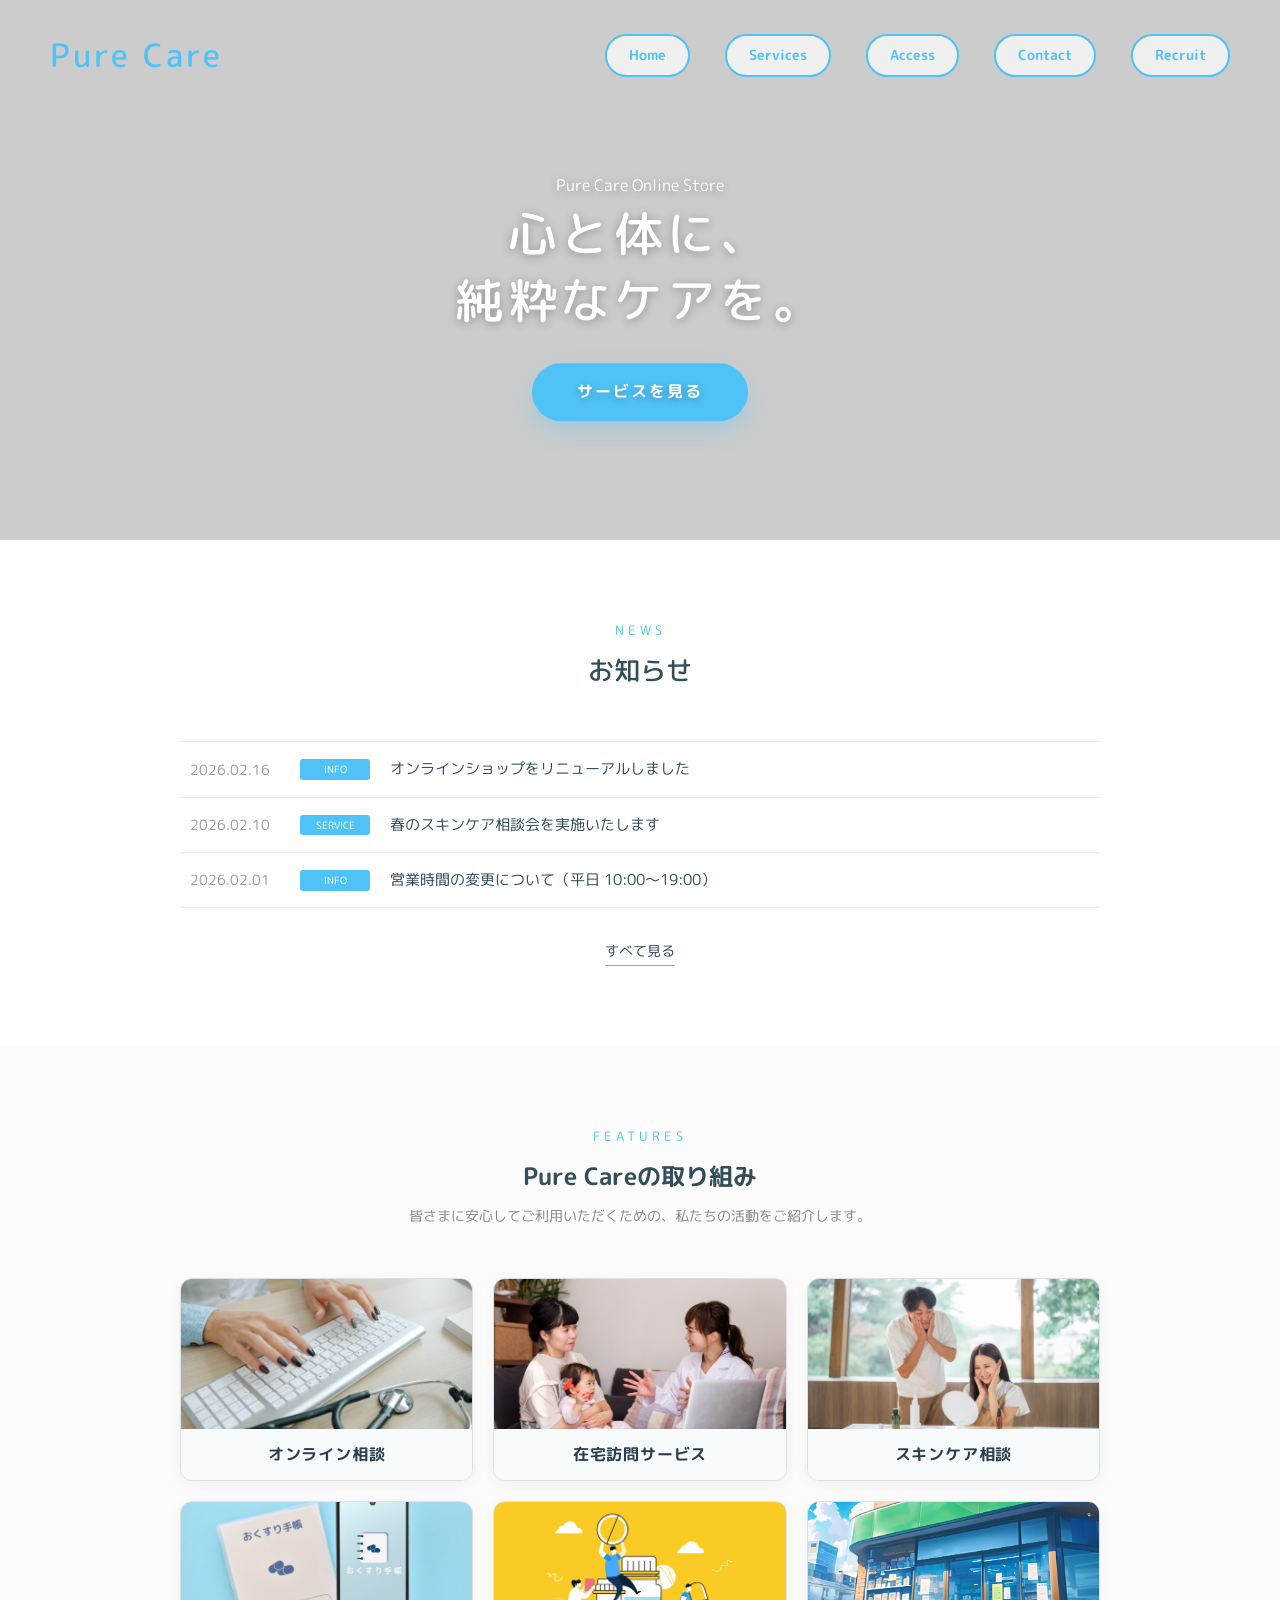
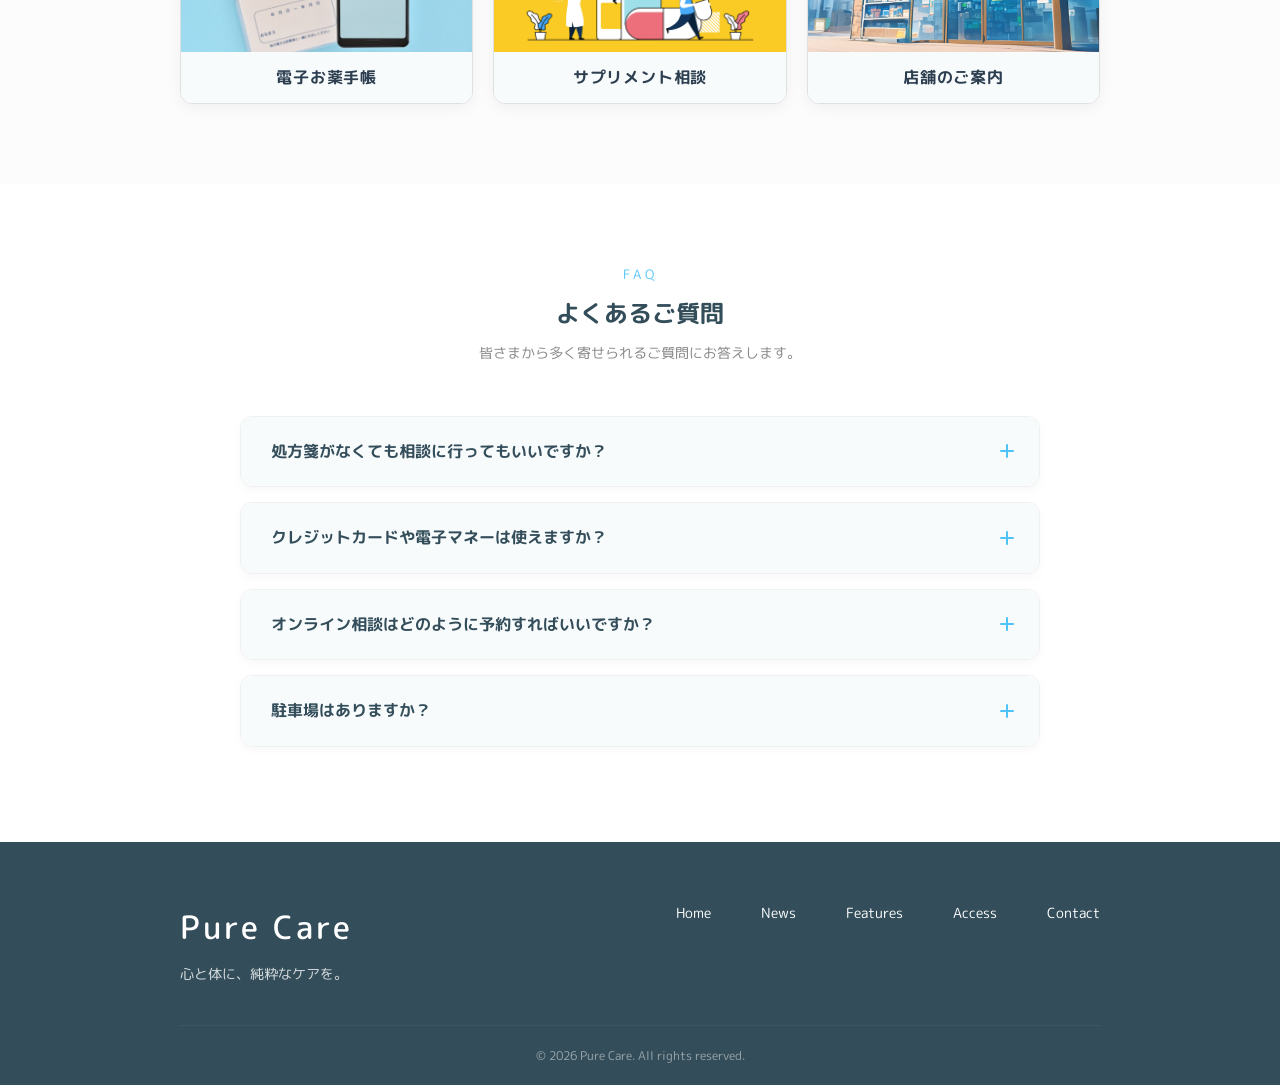
<file: index.html>
<!DOCTYPE html>
<html lang="ja">
<head>
  <meta charset="UTF-8">
  <meta name="viewport" content="width=device-width, initial-scale=1.0">
  <title>Pure Care | 心と体に、純粋なケアを。</title>
  <link rel="stylesheet" href="css/style.css">
  <link href="https://fonts.googleapis.com/css2?family=M+PLUS+Rounded+1c:wght@400;500;700;800&display=swap" rel="stylesheet">
</head>
<body>

  <header>
    <div class="logo">Pure Care</div>
    <nav>
      <ul>
        <li><a href="index.html">Home</a></li>
        <li><a href="#features">Services</a></li>
        <li><a href="store-info.html">Access</a></li>
        <li><a href="contact.html">Contact</a></li>
        <li><a href="recruit.html">Recruit</a></li>
      </ul>
    </nav>
  </header>

  <main>
    <section class="hero-slider">
      <div class="slideshow">
        <div class="slide s1"></div>
        <div class="slide s2"></div>
        <div class="slide s3"></div>
      </div>
      <div class="hero-text">
        <span class="fade-in">Pure Care Online Store</span>
        <h1>心と体に、<br>純粋なケアを。</h1>
        <a href="#features" class="hero-btn">サービスを見る</a>
      </div>
    </section>

    <section class="news" id="news">
      <div class="container">
        <div class="news-header">
          <span class="sub-title">NEWS</span>
          <h2>お知らせ</h2>
        </div>
        
        <ul class="news-list">
          <li>
            <a href="#">
              <span class="date">2026.02.16</span>
              <span class="category">INFO</span>
              <span class="title">オンラインショップをリニューアルしました</span>
            </a>
          </li>
          <li>
            <a href="#">
              <span class="date">2026.02.10</span>
              <span class="category">SERVICE</span>
              <span class="title">春のスキンケア相談会を実施いたします</span>
            </a>
          </li>
          <li>
            <a href="#">
              <span class="date">2026.02.01</span>
              <span class="category">INFO</span>
              <span class="title">営業時間の変更について（平日 10:00〜19:00）</span>
            </a>
          </li>
        </ul>

        <div class="news-footer">
          <a href="#" class="view-more">すべて見る</a>
        </div>
      </div>
    </section>

    <section class="features" id="features">
      <div class="container">
        <div class="features-header">
          <span class="sub-title">FEATURES</span>
          <h2>Pure Careの取り組み</h2>
          <p>皆さまに安心してご利用いただくための、私たちの活動をご紹介します。</p>
        </div>

        <div class="feature-grid">
          <a href="online-consultation.html" class="feature-card">
            <div class="feature-img">
              <img src="images/feature1_online.jpg" alt="オンライン相談">
            </div>
            <div class="feature-info">
              <h3>オンライン相談</h3>
            </div>
          </a>

          <a href="home-visit.html" class="feature-card">
            <div class="feature-img">
              <img src="images/feature2_visit.jpg" alt="在宅訪問サービス">
            </div>
            <div class="feature-info">
              <h3>在宅訪問サービス</h3>
            </div>
          </a>

          <a href="skincare-consultation.html" class="feature-card">
            <div class="feature-img">
              <img src="images/feature3_skincare.jpg" alt="スキンケア相談">
            </div>
            <div class="feature-info">
              <h3>スキンケア相談</h3>
            </div>
          </a>

          <a href="electronic-notebook.html" class="feature-card">
            <div class="feature-img">
              <img src="images/feature4_notebook.jpg" alt="電子お薬手帳">
            </div>
            <div class="feature-info">
              <h3>電子お薬手帳</h3>
            </div>
          </a>

          <a href="supplement-consultation.html" class="feature-card">
            <div class="feature-img">
              <img src="images/feature5_supplement.jpg" alt="サプリメント相談">
            </div>
            <div class="feature-info">
              <h3>サプリメント相談</h3>
            </div>
          </a>

          <a href="store-info.html" class="feature-card">
            <div class="feature-img">
              <img src="images/store_outer.jpg" alt="Pure Care 店舗外観">
            </div>
            <div class="feature-info">
              <h3>店舗のご案内</h3>
            </div>
          </a>
        </div> 
      </div> 
    </section>

    <section class="faq" id="faq">
      <div class="container">
        <div class="features-header">
          <span class="sub-title">FAQ</span>
          <h2>よくあるご質問</h2>
          <p>皆さまから多く寄せられるご質問にお答えします。</p>
        </div>

        <div class="faq-list">
          <details class="faq-item">
            <summary>処方箋がなくても相談に行ってもいいですか？</summary>
            <div class="faq-answer">
              <p>はい、もちろんです。お薬に関することだけでなく、日々の体調管理やスキンケア、サプリメントの選び方など、お気軽にご相談ください。</p>
            </div>
          </details>

          <details class="faq-item">
            <summary>クレジットカードや電子マネーは使えますか？</summary>
            <div class="faq-answer">
              <p>各種クレジットカード、交通系ICカード、QRコード決済（PayPayなど）をご利用いただけます。</p>
            </div>
          </details>

          <details class="faq-item">
            <summary>オンライン相談はどのように予約すればいいですか？</summary>
            <div class="faq-answer">
              <p>お問い合わせフォーム、または公式LINEよりご希望の日時をお知らせください。折り返し担当者よりご連絡を差し上げます。</p>
            </div>
          </details>

          <details class="faq-item">
            <summary>駐車場はありますか？</summary>
            <div class="faq-answer">
              <p>店舗正面に3台分の専用駐車場がございます。お車でも安心してお越しください。</p>
            </div>
          </details>
        </div>
      </div>
    </section>
  </main>

  <footer id="footer">
    <div class="container">
      <div class="footer-content">
        <div class="footer-left">
          <div class="logo">Pure Care</div>
          <p>心と体に、純粋なケアを。</p>
        </div>
        <div class="footer-right">
          <nav class="footer-nav">
            <ul>
              <li><a href="index.html">Home</a></li>
              <li><a href="#news">News</a></li>
              <li><a href="#features">Features</a></li>
              <li><a href="store-info.html">Access</a></li>
              <li><a href="contact.html">Contact</a></li>
            </ul>
          </nav>
        </div>
      </div>
      <p class="copyright">&copy; 2026 Pure Care. All rights reserved.</p>
    </div>
  </footer>
<script src="js/script.js"></script>
</body>
</html>
</file>
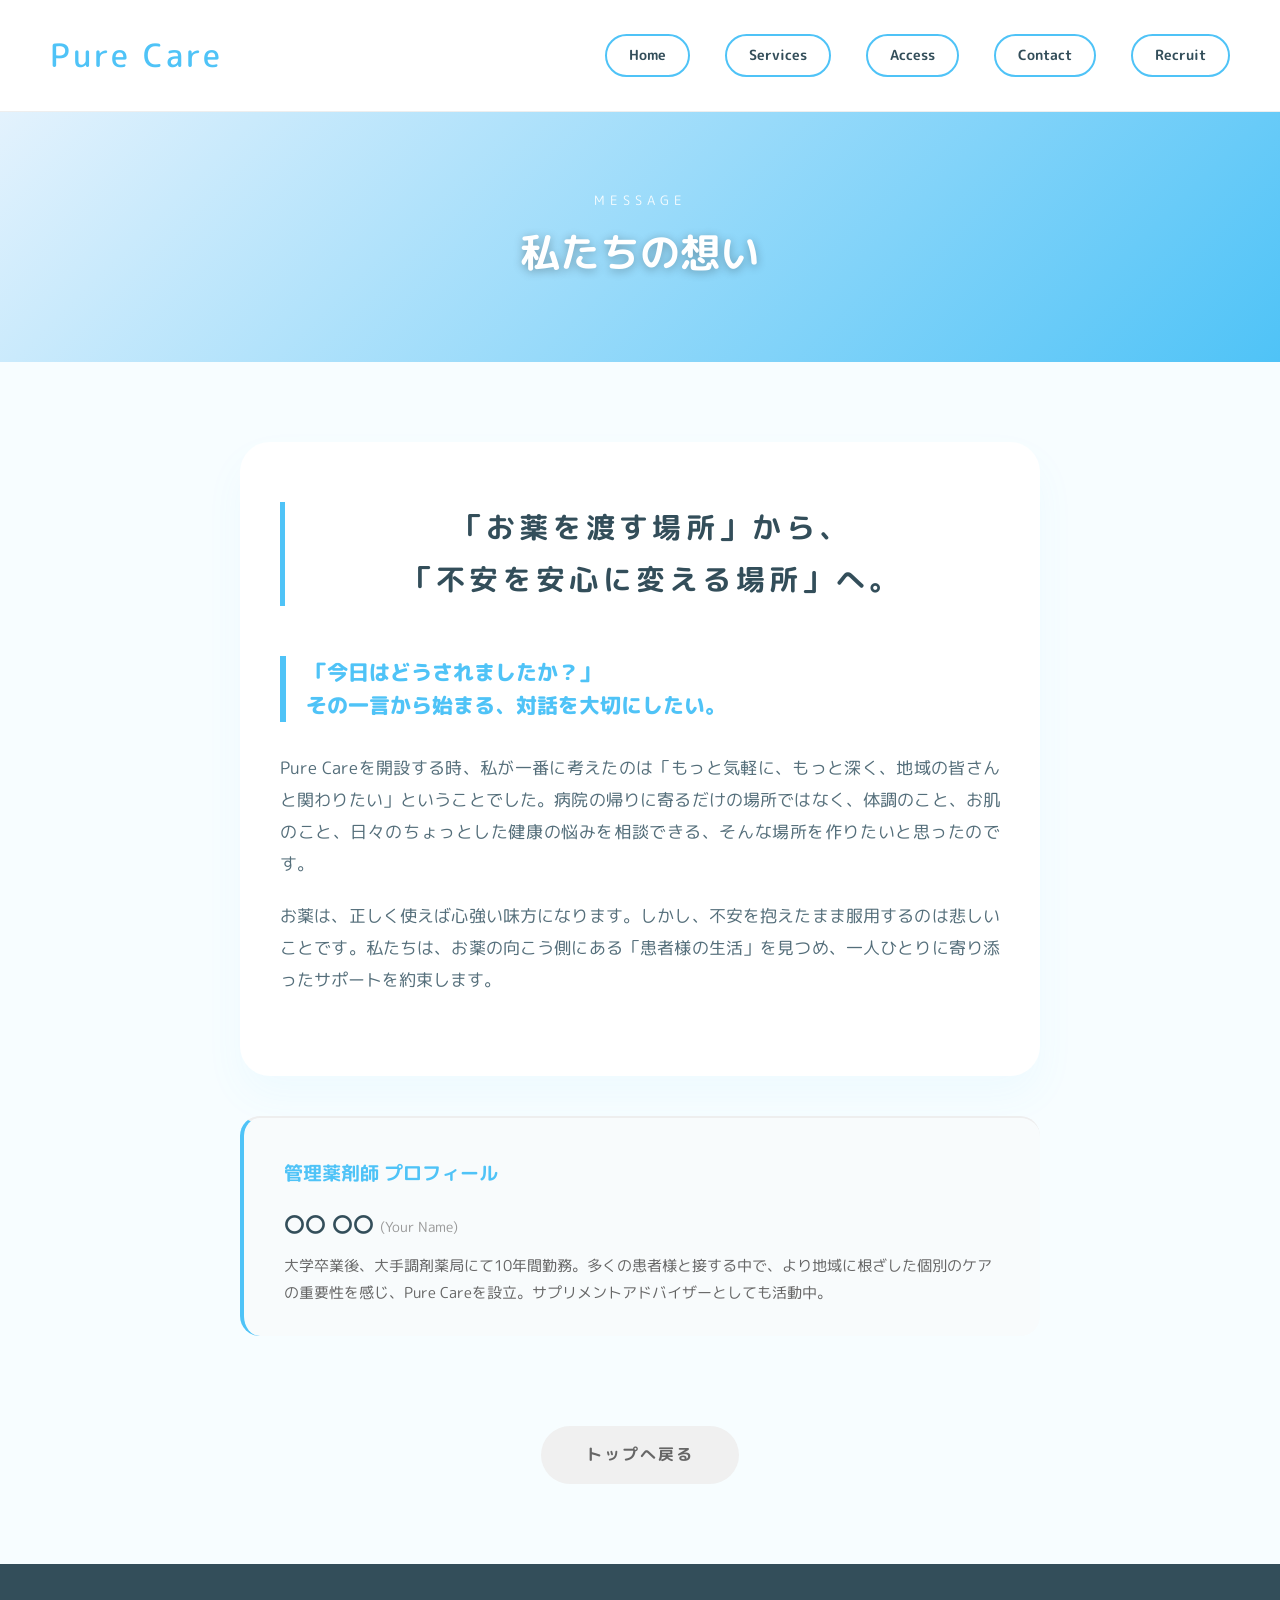
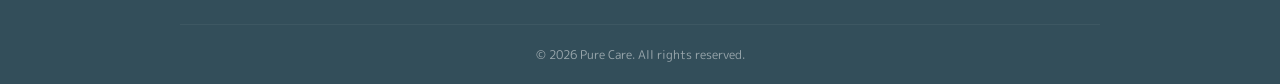
<file: concept.html>
<!DOCTYPE html>
<html lang="ja">
<head>
  <meta charset="UTF-8">
  <meta name="viewport" content="width=device-width, initial-scale=1.0">
  <title>私たちの想い - Pure Care</title>
  <link rel="stylesheet" href="css/style.css">
  <link href="https://fonts.googleapis.com/css2?family=M+PLUS+Rounded+1c:wght@400;500;700;800&display=swap" rel="stylesheet">
</head>
<body>

  <header class="sub-header">
    <div class="logo">Pure Care</div>
    <nav>
      <ul>
        <li><a href="index.html">Home</a></li>
        <li><a href="#features">Services</a></li>
        <li><a href="store-info.html">Access</a></li>
        <li><a href="contact.html">Contact</a></li>
        <li><a href="recruit.html">Recruit</a></li>
      </ul>
    </nav>
  </header>

  <main>
    <section class="page-hero" style="background: linear-gradient(135deg, #e3f2fd 0%, #4fc3f7 100%); height: 250px;">
      <div class="page-hero-text">
        <span class="sub-title" style="color:rgba(255,255,255,0.9); letter-spacing: 5px;">MESSAGE</span>
        <h1 style="font-size: 2.5rem;">私たちの想い</h1>
      </div>
    </section>

    <section class="page-content">
      <div class="container">
        
        <div class="interview-section" style="max-width: 800px; margin: 0 auto; padding: 60px 40px; background: #fff;">
          <div class="interview-header" style="margin-bottom: 40px;">
            <h2 style="font-size: 1.8rem; color: #334e5a; border-left: 5px solid #4fc3f7; padding-left: 20px;">
              「お薬を渡す場所」から、<br>「不安を安心に変える場所」へ。
            </h2>
          </div>

          <div class="interview-content" style="display: block;">
            <div class="interview-text">
              <p class="highlight" style="font-size: 1.3rem; line-height: 1.6; margin-bottom: 30px;">
                「今日はどうされましたか？」<br>その一言から始まる、対話を大切にしたい。
              </p>
              <p style="margin-bottom: 20px;">
                Pure Careを開設する時、私が一番に考えたのは「もっと気軽に、もっと深く、地域の皆さんと関わりたい」ということでした。病院の帰りに寄るだけの場所ではなく、体調のこと、お肌のこと、日々のちょっとした健康の悩みを相談できる、そんな場所を作りたいと思ったのです。
              </p>
              <p style="margin-bottom: 20px;">
                お薬は、正しく使えば心強い味方になります。しかし、不安を抱えたまま服用するのは悲しいことです。私たちは、お薬の向こう側にある「患者様の生活」を見つめ、一人ひとりに寄り添ったサポートを約束します。
              </p>
            </div>
          </div>
        </div>

        <div class="profile-block" style="max-width: 800px; margin: 40px auto; border-top: 2px solid #eee; padding-top: 40px;">
          <h3 style="font-size: 1.2rem; margin-bottom: 20px; color: #4fc3f7;">管理薬剤師 プロフィール</h3>
          <div class="profile-info">
            <p class="name" style="font-size: 1.3rem; font-weight: 700; margin-bottom: 10px;">
              〇〇 〇〇 <span style="font-size: 0.9rem; color: #999; font-weight: 400;">(Your Name)</span>
            </p>
            <p style="color: #666; font-size: 0.95rem; line-height: 1.8;">
              大学卒業後、大手調剤薬局にて10年間勤務。多くの患者様と接する中で、より地域に根ざした個別のケアの重要性を感じ、Pure Careを設立。サプリメントアドバイザーとしても活動中。
            </p>
          </div>
        </div>

        <div style="text-align: center; margin-top: 60px;">
          <a href="index.html" class="hero-btn" style="background:#f0f0f0; color:#666; border:none; box-shadow: none;">トップへ戻る</a>
        </div>

      </div>
    </section>
  </main>

  <footer>
    <div class="container">
      <p class="copyright">© 2026 Pure Care. All rights reserved.</p>
    </div>
  </footer>
<script src="js/script.js"></script>
</body>
</html>
</file>
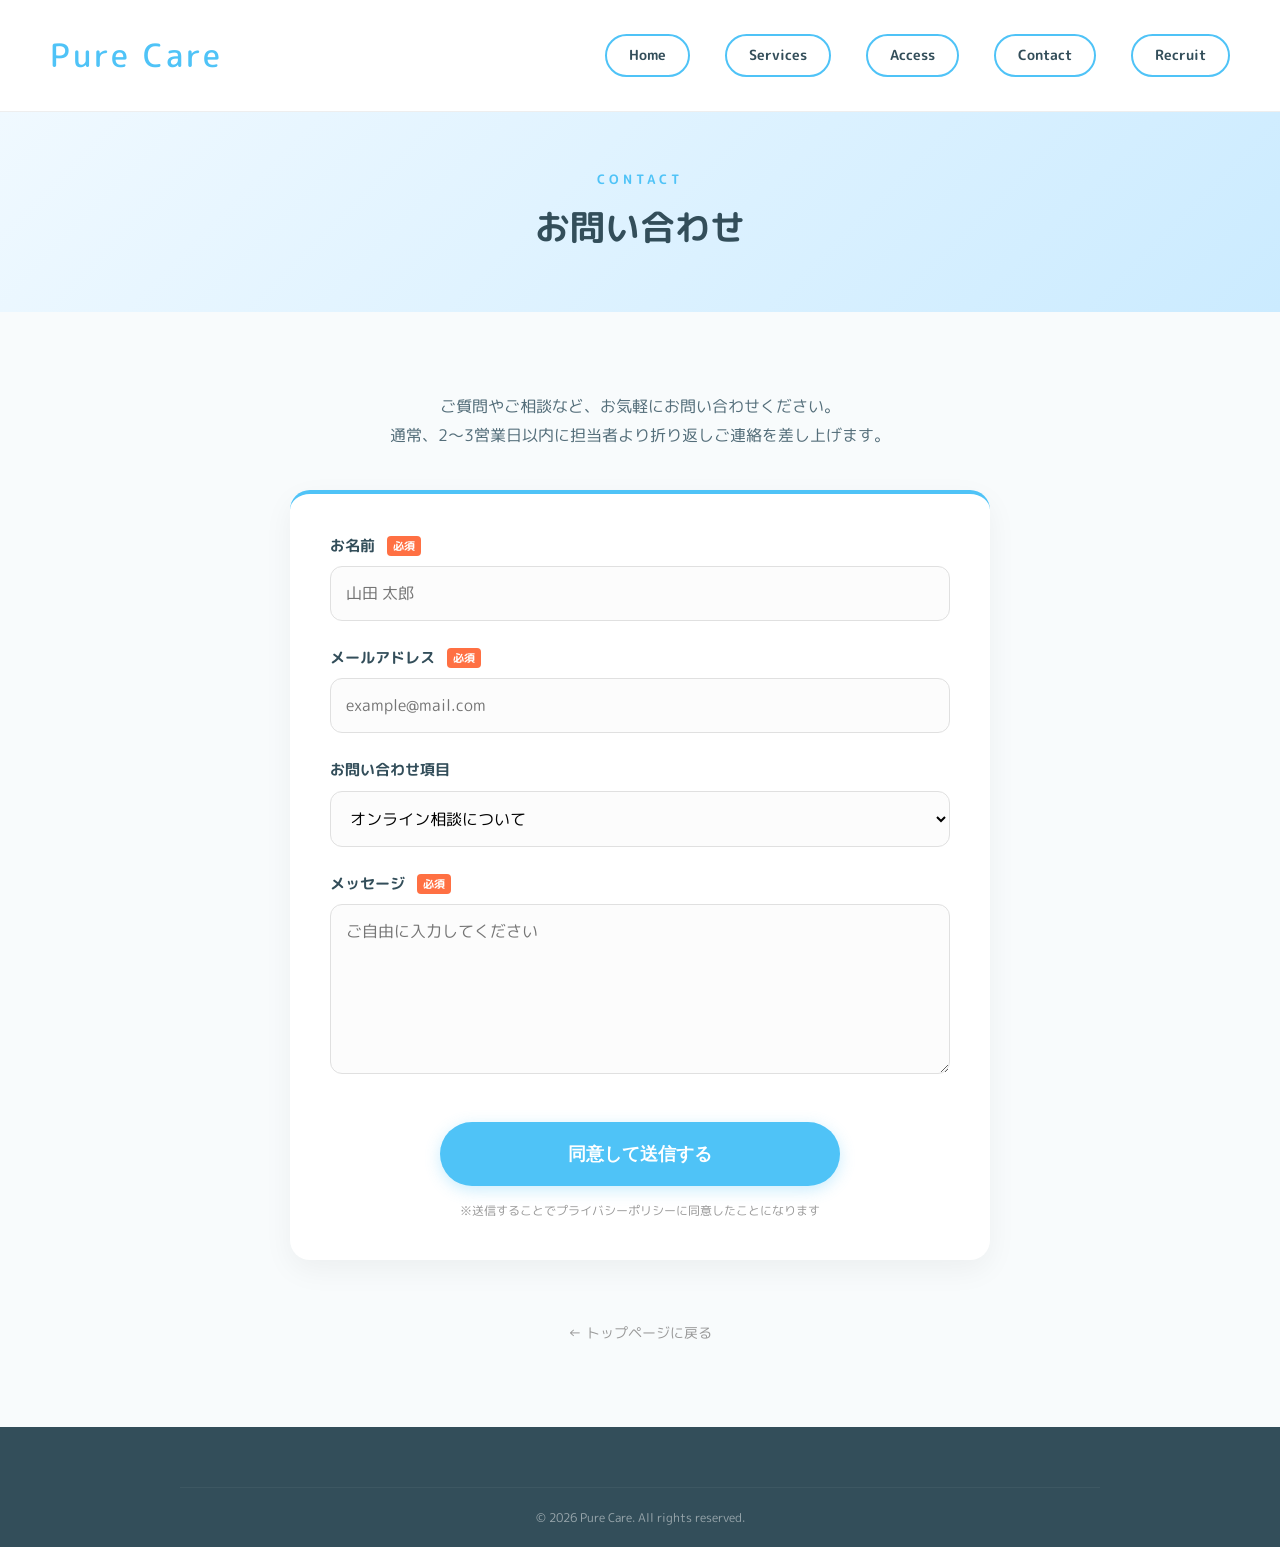
<file: contact.html>
<!DOCTYPE html>
<html lang="ja">
<head>
  <meta charset="UTF-8">
  <meta name="viewport" content="width=device-width, initial-scale=1.0">
  <title>お問い合わせ - Pure Care</title>
  <link rel="stylesheet" href="css/style.css">
  <link href="https://fonts.googleapis.com/css2?family=M+PLUS+Rounded+1c:wght@400;500;700;800&display=swap" rel="stylesheet">
</head>
<body>

  <header class="sub-header">
    <div class="logo">Pure Care</div>
    <nav>
      <ul>
        <li><a href="index.html">Home</a></li>
        <li><a href="index.html#features">Services</a></li>
        <li><a href="store-info.html">Access</a></li>
        <li><a href="contact.html">Contact</a></li>
        <li><a href="recruit.html">Recruit</a></li>
      </ul>
    </nav>
  </header>

  <main>
    <section class="page-hero" style="background: linear-gradient(135deg, #f0f9ff 0%, #cbebff 100%); height: 200px;">
      <div class="page-hero-text">
        <span class="sub-title" style="color: #4fc3f7; font-weight: 700;">CONTACT</span>
        <h1 style="color: #334e5a; text-shadow: none;">お問い合わせ</h1>
      </div>
    </section>

    <section class="page-content" style="background-color: #f8fbfc;">
      <div class="container">
        <div class="section-block" style="text-align: center; margin-bottom: 40px;">
          <p style="color: #546e7a; line-height: 1.8;">ご質問やご相談など、お気軽にお問い合わせください。<br>
          通常、2〜3営業日以内に担当者より折り返しご連絡を差し上げます。</p>
        </div>

        <div class="contact-form-wrapper" style="border-top: 4px solid #4fc3f7;">
          <form action="#" class="contact-form">
            
            <div class="form-group">
              <label for="name">お名前 <span class="required">必須</span></label>
              <input type="text" id="name" name="name" placeholder="山田 太郎" required>
            </div>

            <div class="form-group">
              <label for="email">メールアドレス <span class="required">必須</span></label>
              <input type="email" id="email" name="email" placeholder="example@mail.com" required>
            </div>

            <div class="form-group">
              <label for="type">お問い合わせ項目</label>
              <div class="select-wrapper">
                <select id="type" name="type" style="cursor: pointer;">
                  <option value="consultation">オンライン相談について</option>
                  <option value="service">サービス全般について</option>
                  <option value="other">その他</option>
                </select>
              </div>
            </div>

            <div class="form-group">
              <label for="message">メッセージ <span class="required">必須</span></label>
              <textarea id="message" name="message" rows="6" placeholder="ご自由に入力してください" required></textarea>
            </div>

            <div style="text-align: center; margin-top: 40px;">
              <button type="submit" class="banner-btn" style="border: none; cursor: pointer; width: 100%; max-width: 400px; font-size: 1.1rem; padding: 20px;">同意して送信する</button>
              <p style="font-size: 0.75rem; color: #999; margin-top: 15px;">※送信することでプライバシーポリシーに同意したことになります</p>
            </div>
            
          </form>
        </div>

        <div style="text-align: center; margin-top: 60px;">
          <a href="index.html" class="view-more" style="border: none; color: #999;">← トップページに戻る</a>
        </div>
      </div>
    </section>
  </main>

  <footer>
    <div class="container">
      <p class="copyright">© 2026 Pure Care. All rights reserved.</p>
    </div>
  </footer>
<script src="js/script.js"></script>
</body>
</html>
</file>
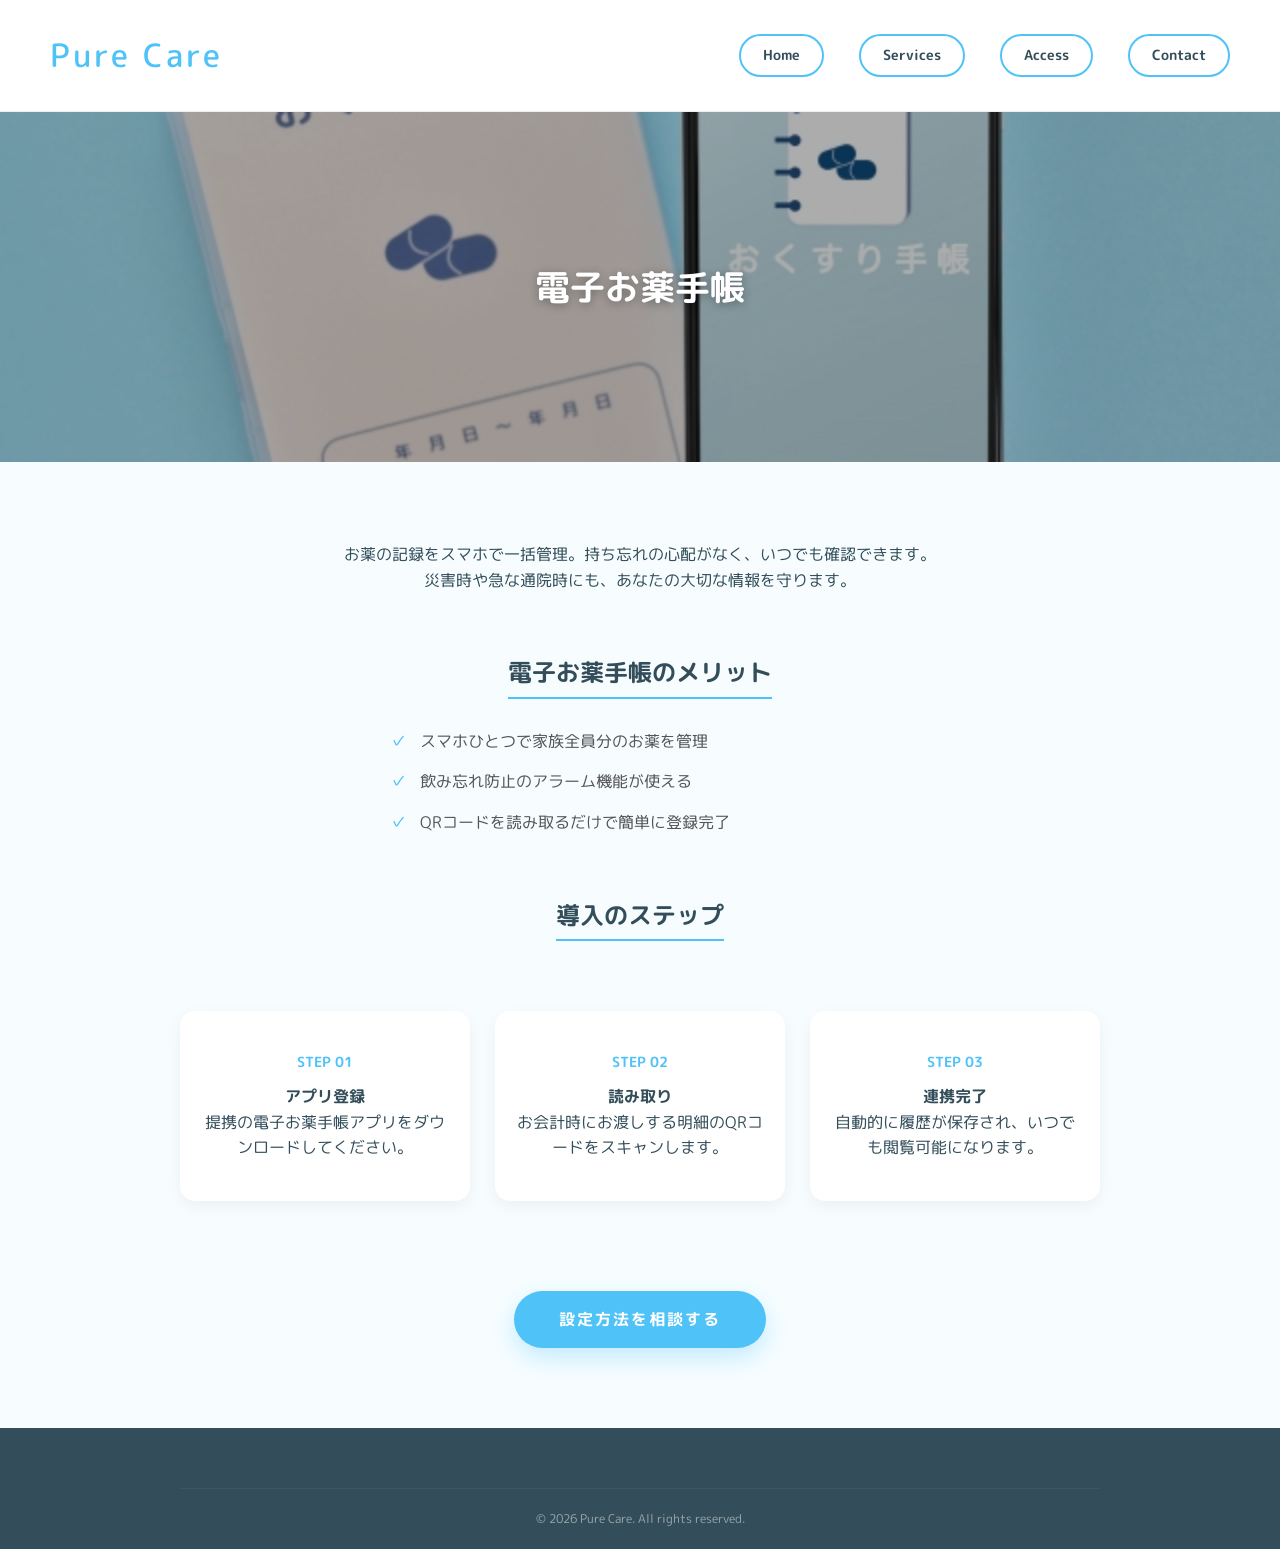
<file: electronic-notebook.html>
<!DOCTYPE html>
<html lang="ja">
<head>
  <meta charset="UTF-8">
  <meta name="viewport" content="width=device-width, initial-scale=1.0">
  <title>電子お薬手帳 - Pure Care</title>
  <link rel="stylesheet" href="css/style.css">
  <link href="https://fonts.googleapis.com/css2?family=M+PLUS+Rounded+1c:wght@400;500;700;800&display=swap" rel="stylesheet">
</head>
<body>

  <header class="sub-header">
    <div class="logo">Pure Care</div>
    <nav>
      <ul>
        <li><a href="index.html">Home</a></li>
        <li><a href="index.html#features">Services</a></li>
        <li><a href="store-info.html">Access</a></li>
        <li><a href="contact.html">Contact</a></li>
      </ul>
    </nav>
  </header>

  <main>
    <section class="page-hero">
      <div class="page-hero-img">
        <img src="images/feature4_notebook.jpg" alt="電子お薬手帳">
      </div>
      <div class="page-hero-text">
        <h1>電子お薬手帳</h1>
      </div>
    </section>

    <section class="page-content">
      <div class="container">
        
        <div class="section-block" style="text-align: center;">
          <p>お薬の記録をスマホで一括管理。持ち忘れの心配がなく、いつでも確認できます。<br>
          災害時や急な通院時にも、あなたの大切な情報を守ります。</p>
        </div>

        <div class="section-block">
          <h3>電子お薬手帳のメリット</h3>
          <ul class="check-list">
            <li>スマホひとつで家族全員分のお薬を管理</li>
            <li>飲み忘れ防止のアラーム機能が使える</li>
            <li>QRコードを読み取るだけで簡単に登録完了</li>
          </ul>
        </div>

        <div class="section-block">
          <h3>導入のステップ</h3>
          <div class="step-grid">
            <div class="step-card">
              <span class="step-num">STEP 01</span>
              <h4>アプリ登録</h4>
              <p>提携の電子お薬手帳アプリをダウンロードしてください。</p>
            </div>
            <div class="step-card">
              <span class="step-num">STEP 02</span>
              <h4>読み取り</h4>
              <p>お会計時にお渡しする明細のQRコードをスキャンします。</p>
            </div>
            <div class="step-card">
              <span class="step-num">STEP 03</span>
              <h4>連携完了</h4>
              <p>自動的に履歴が保存され、いつでも閲覧可能になります。</p>
            </div>
          </div>
        </div>

        <div style="text-align: center; margin-top: 40px;">
          <a href="contact.html" class="hero-btn" style="background:#4fc3f7; border:none;">設定方法を相談する</a>
        </div>

      </div>
    </section>
  </main>

  <footer>
    <div class="container">
      <p class="copyright">&copy; 2026 Pure Care. All rights reserved.</p>
    </div>
  </footer>
<script src="js/script.js"></script>
</body>
</html>
</file>
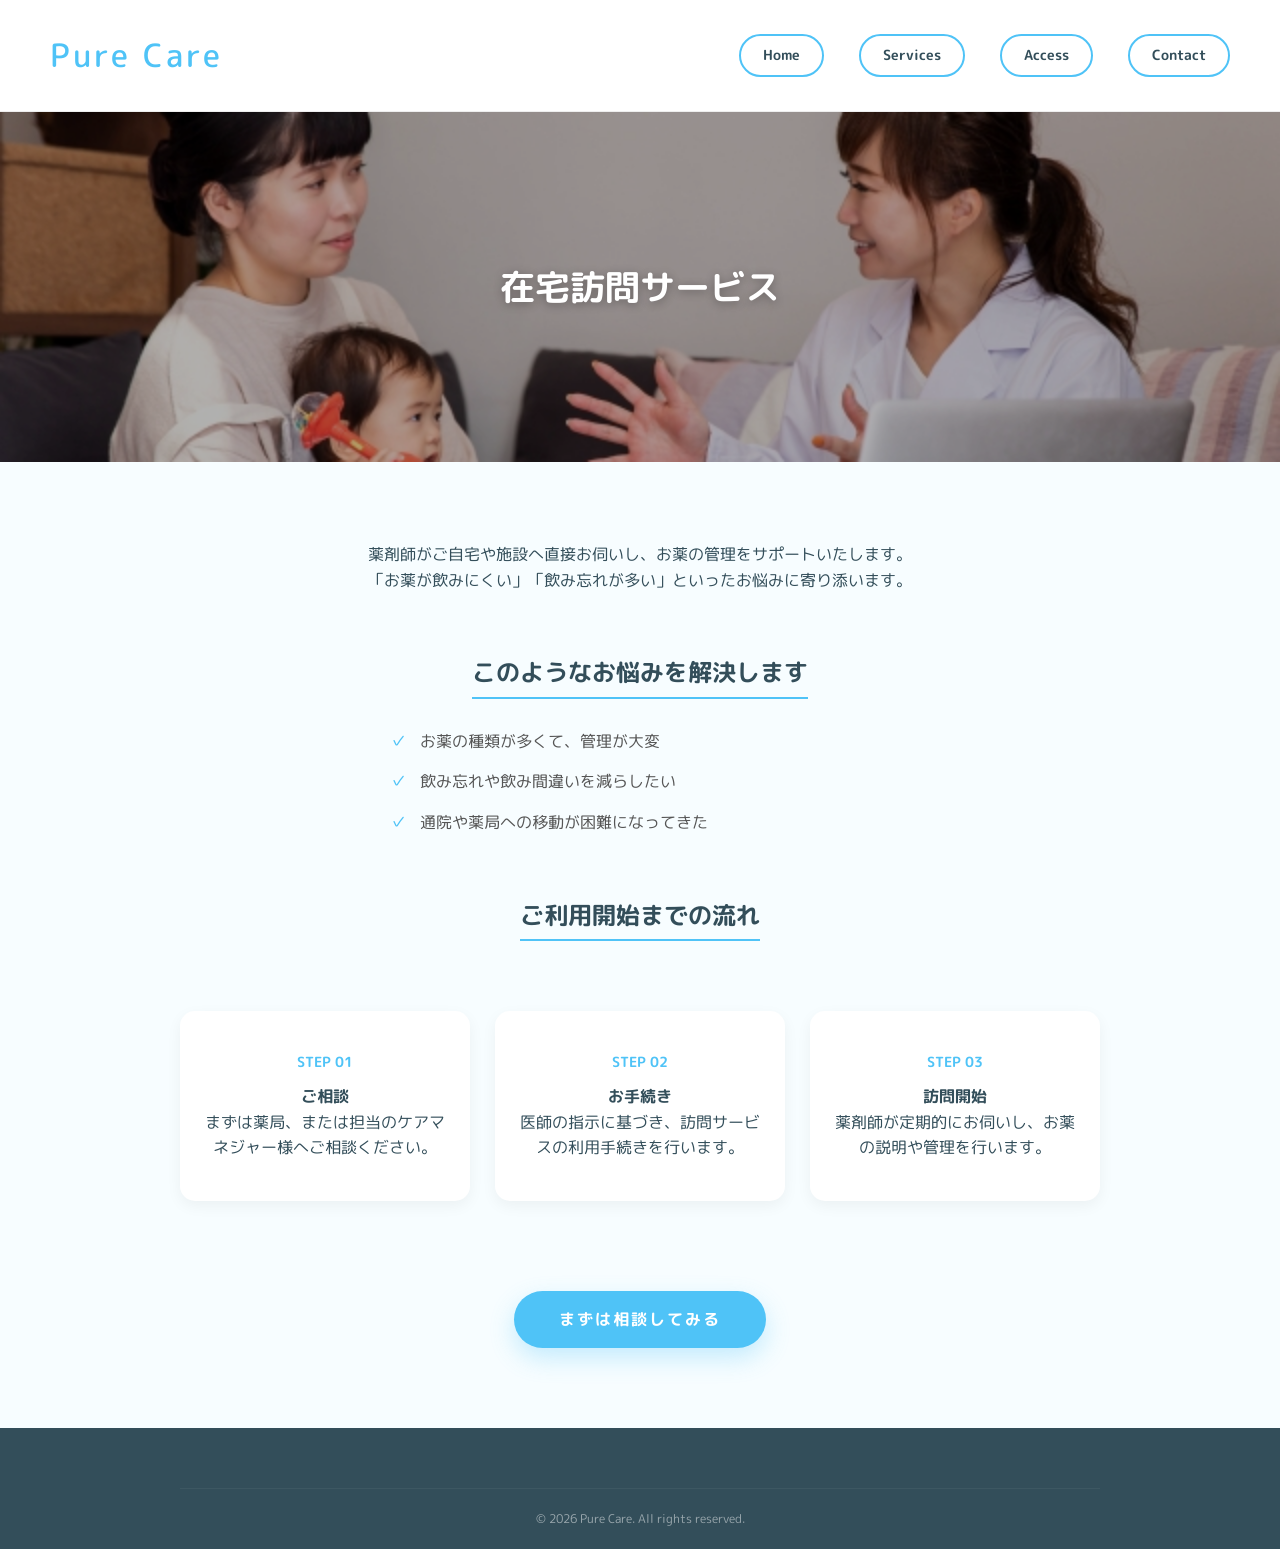
<file: home-visit.html>
<!DOCTYPE html>
<html lang="ja">
<head>
  <meta charset="UTF-8">
  <meta name="viewport" content="width=device-width, initial-scale=1.0">
  <title>在宅訪問サービス - Pure Care</title>
  <link rel="stylesheet" href="css/style.css">
  <link href="https://fonts.googleapis.com/css2?family=M+PLUS+Rounded+1c:wght@400;500;700;800&display=swap" rel="stylesheet">
</head>
<body>

  <header class="sub-header">
    <div class="logo">Pure Care</div>
    <nav>
      <ul>
        <li><a href="index.html">Home</a></li>
        <li><a href="index.html#features">Services</a></li>
        <li><a href="store-info.html">Access</a></li>
        <li><a href="contact.html">Contact</a></li>
      </ul>
    </nav>
  </header>

  <main>
    <section class="page-hero">
      <div class="page-hero-img">
        <img src="images/feature2_visit.jpg" alt="在宅訪問サービス">
      </div>
      <div class="page-hero-text">
        <h1>在宅訪問サービス</h1>
      </div>
    </section>

    <section class="page-content">
      <div class="container">
        
        <div class="section-block" style="text-align: center;">
          <p>薬剤師がご自宅や施設へ直接お伺いし、お薬の管理をサポートいたします。<br>
          「お薬が飲みにくい」「飲み忘れが多い」といったお悩みに寄り添います。</p>
        </div>

        <div class="section-block">
          <h3>このようなお悩みを解決します</h3>
          <ul class="check-list">
            <li>お薬の種類が多くて、管理が大変</li>
            <li>飲み忘れや飲み間違いを減らしたい</li>
            <li>通院や薬局への移動が困難になってきた</li>
          </ul>
        </div>

        <div class="section-block">
          <h3>ご利用開始までの流れ</h3>
          <div class="step-grid">
            <div class="step-card">
              <span class="step-num">STEP 01</span>
              <h4>ご相談</h4>
              <p>まずは薬局、または担当のケアマネジャー様へご相談ください。</p>
            </div>
            <div class="step-card">
              <span class="step-num">STEP 02</span>
              <h4>お手続き</h4>
              <p>医師の指示に基づき、訪問サービスの利用手続きを行います。</p>
            </div>
            <div class="step-card">
              <span class="step-num">STEP 03</span>
              <h4>訪問開始</h4>
              <p>薬剤師が定期的にお伺いし、お薬の説明や管理を行います。</p>
            </div>
          </div>
        </div>

        <div style="text-align: center; margin-top: 40px;">
          <a href="contact.html" class="hero-btn" style="background:#4fc3f7; border:none;">まずは相談してみる</a>
        </div>

      </div>
    </section>
  </main>

  <footer>
    <div class="container">
      <p class="copyright">&copy; 2026 Pure Care. All rights reserved.</p>
    </div>
  </footer>
<script src="js/script.js"></script>
</body>
</html>
</file>
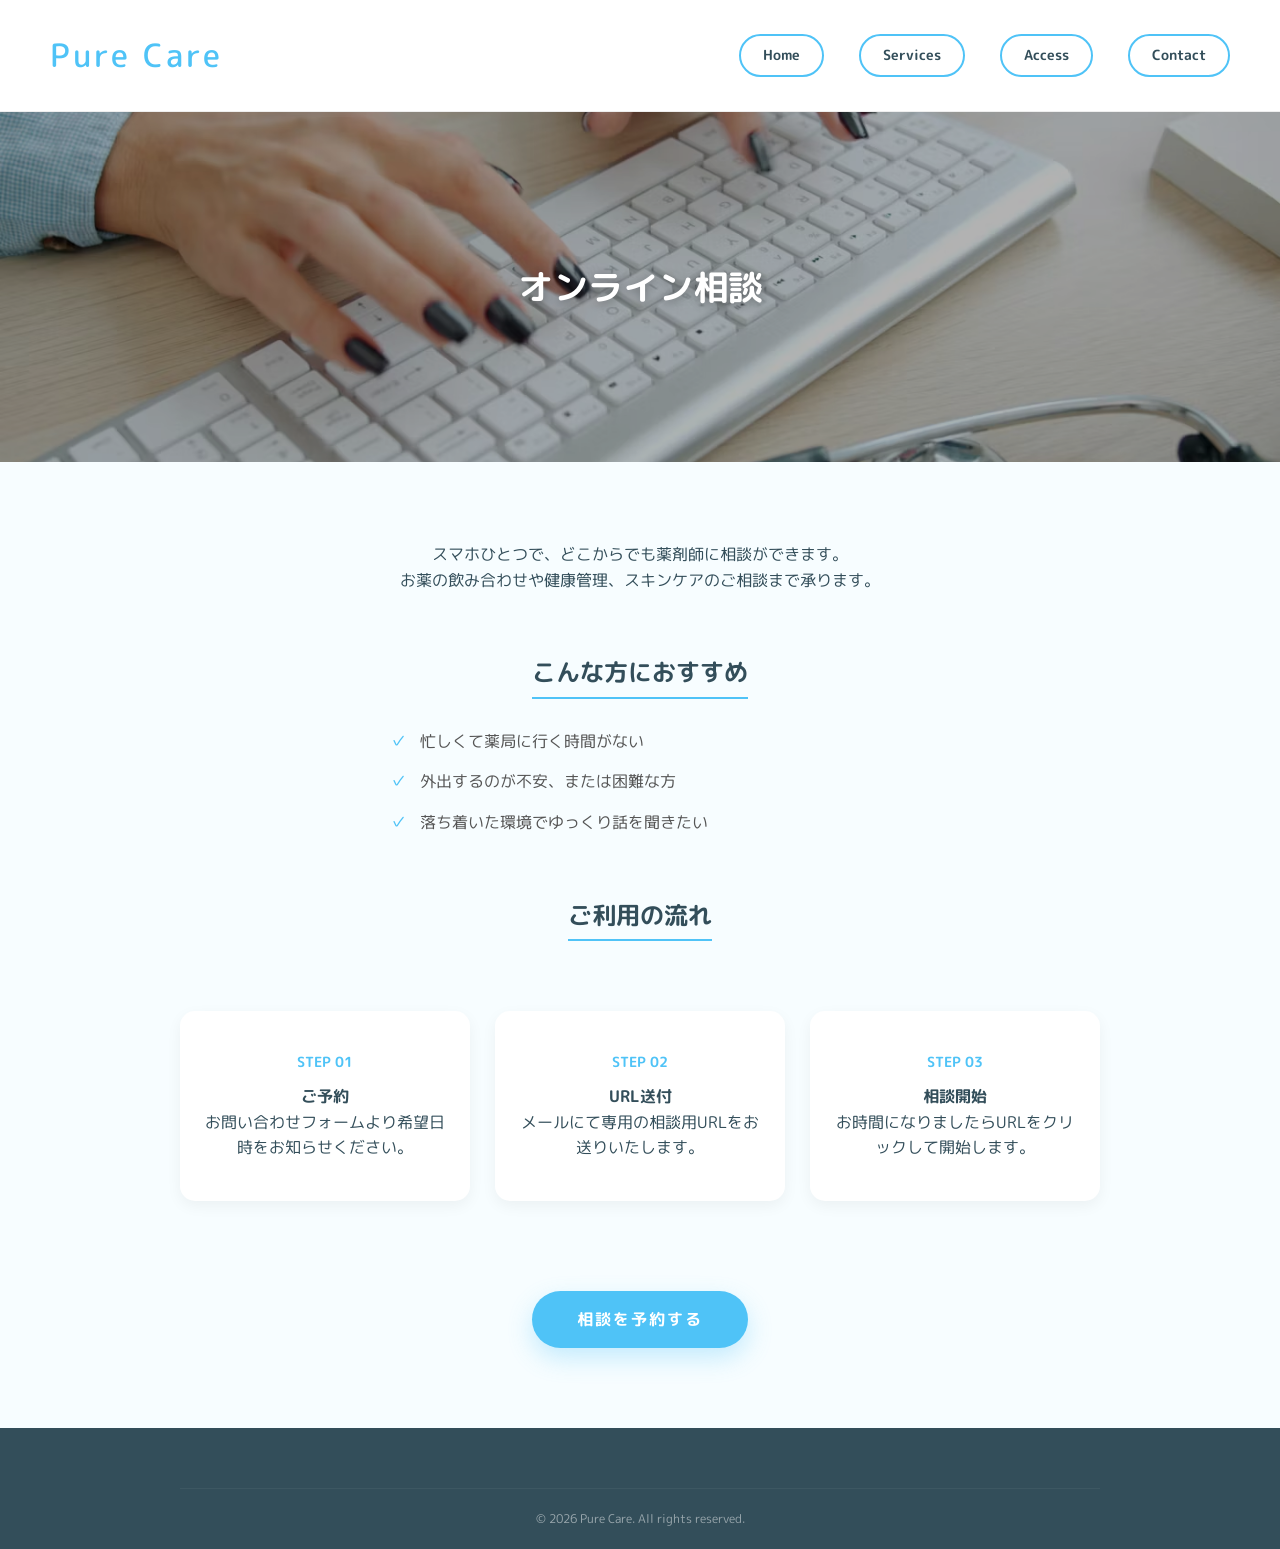
<file: online-consultation.html>
<!DOCTYPE html>
<html lang="ja">
<head>
  <meta charset="UTF-8">
  <meta name="viewport" content="width=device-width, initial-scale=1.0">
  <title>オンライン相談 - Pure Care</title>
  <link rel="stylesheet" href="css/style.css">
  <link href="https://fonts.googleapis.com/css2?family=M+PLUS+Rounded+1c:wght@400;500;700;800&display=swap" rel="stylesheet">
</head>
<body>

  <header class="sub-header">
    <div class="logo">Pure Care</div>
    <nav>
      <ul>
        <li><a href="index.html">Home</a></li>
        <li><a href="index.html#features">Services</a></li>
        <li><a href="store-info.html">Access</a></li>
        <li><a href="contact.html">Contact</a></li>
      </ul>
    </nav>
  </header>

  <main>
    <section class="page-hero">
      <div class="page-hero-img">
        <img src="images/feature1_online.jpg" alt="オンライン相談">
      </div>
      <div class="page-hero-text">
        <h1>オンライン相談</h1>
      </div>
    </section>

    <section class="page-content">
      <div class="container">
        
        <div class="section-block" style="text-align: center;">
          <p>スマホひとつで、どこからでも薬剤師に相談ができます。<br>お薬の飲み合わせや健康管理、スキンケアのご相談まで承ります。</p>
        </div>

        <div class="section-block">
          <h3>こんな方におすすめ</h3>
          <ul class="check-list">
            <li>忙しくて薬局に行く時間がない</li>
            <li>外出するのが不安、または困難な方</li>
            <li>落ち着いた環境でゆっくり話を聞きたい</li>
          </ul>
        </div>

        <div class="section-block">
          <h3>ご利用の流れ</h3>
          <div class="step-grid">
            <div class="step-card">
              <span class="step-num">STEP 01</span>
              <h4>ご予約</h4>
              <p>お問い合わせフォームより希望日時をお知らせください。</p>
            </div>
            <div class="step-card">
              <span class="step-num">STEP 02</span>
              <h4>URL送付</h4>
              <p>メールにて専用の相談用URLをお送りいたします。</p>
            </div>
            <div class="step-card">
              <span class="step-num">STEP 03</span>
              <h4>相談開始</h4>
              <p>お時間になりましたらURLをクリックして開始します。</p>
            </div>
          </div>
        </div>

        <div style="text-align: center; margin-top: 40px;">
          <a href="contact.html" class="hero-btn" style="background:#4fc3f7; border:none;">相談を予約する</a>
        </div>

      </div>
    </section>
  </main>

  <footer>
    <div class="container">
      <p class="copyright">&copy; 2026 Pure Care. All rights reserved.</p>
    </div>
  </footer>
<script src="js/script.js"></script>
</body>
</html>
</file>
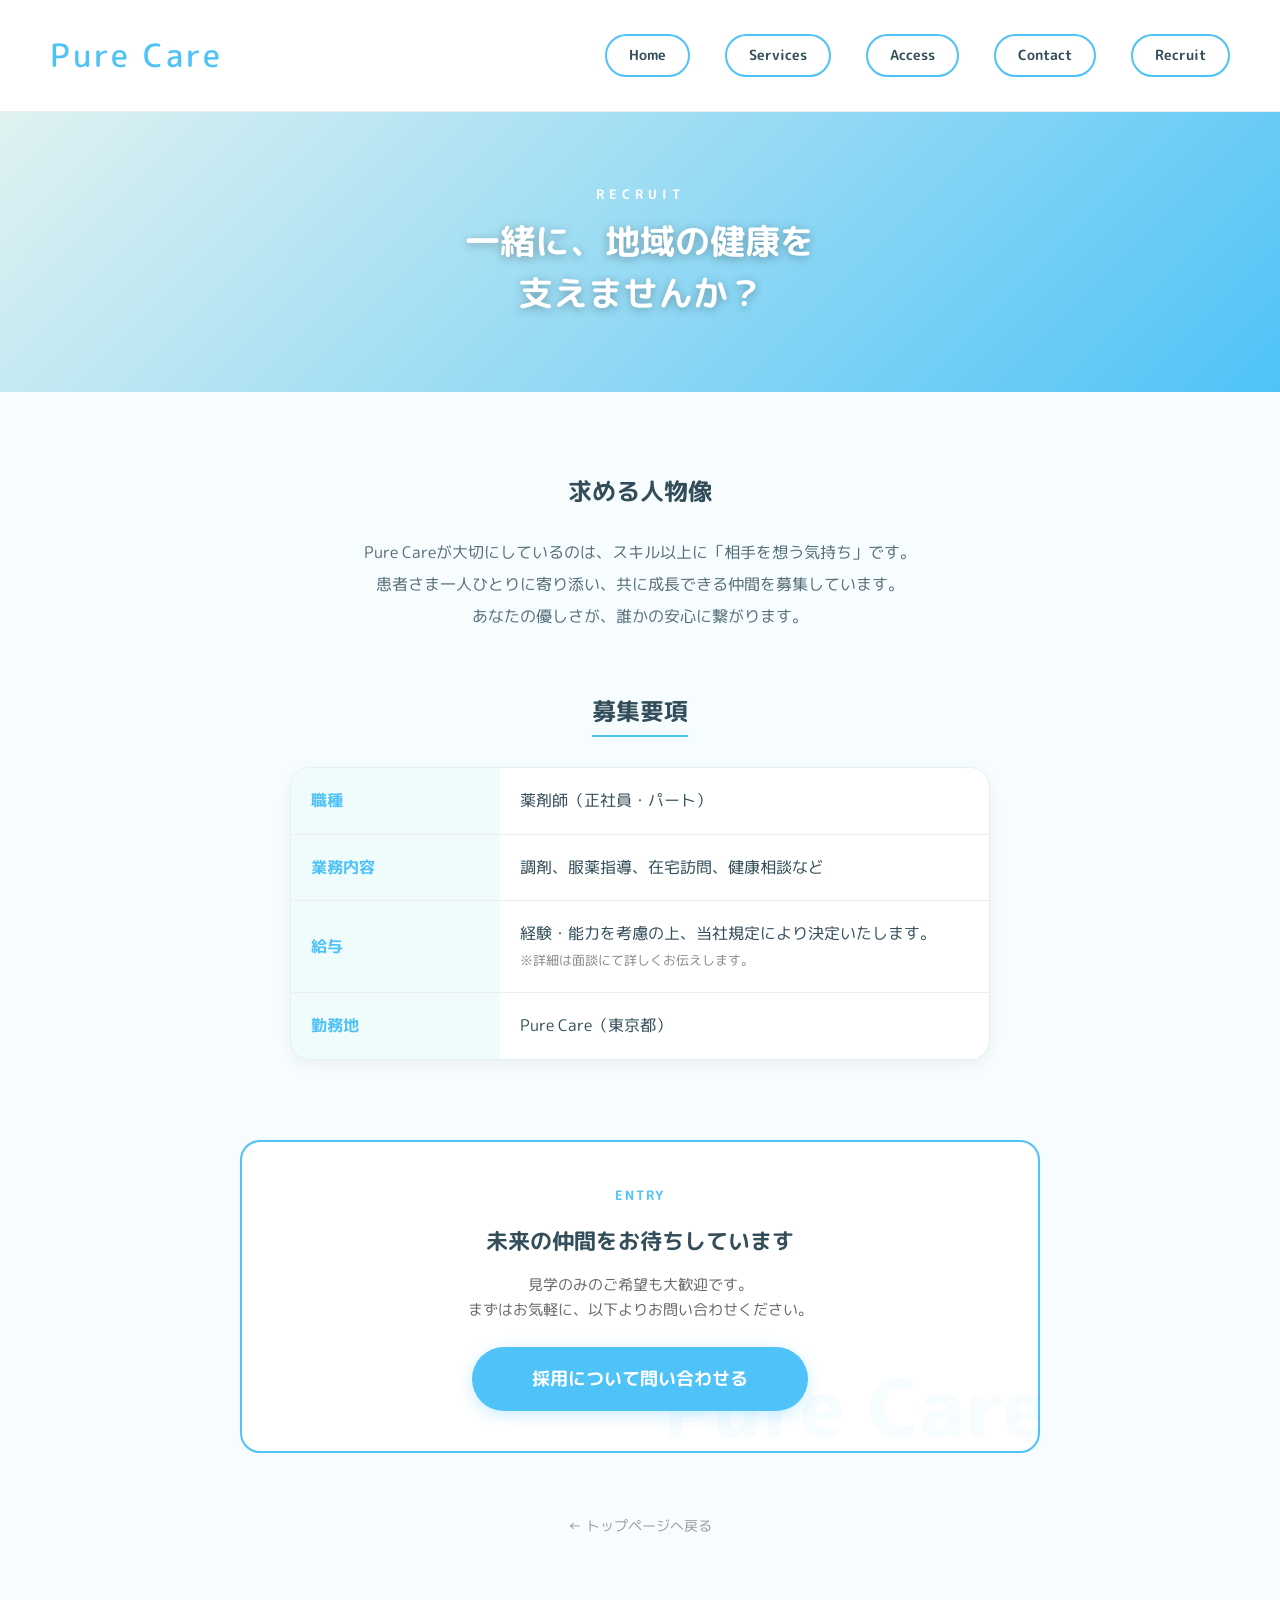
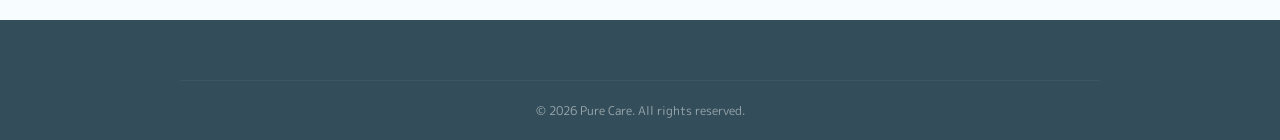
<file: recruit.html>
<!DOCTYPE html>
<html lang="ja">
<head>
  <meta charset="UTF-8">
  <meta name="viewport" content="width=device-width, initial-scale=1.0">
  <title>採用情報 - Pure Care</title>
  <link rel="stylesheet" href="css/style.css">
  <link href="https://fonts.googleapis.com/css2?family=M+PLUS+Rounded+1c:wght@400;500;700;800&display=swap" rel="stylesheet">
</head>
<body>

  <header class="sub-header">
    <div class="logo">Pure Care</div>
    <nav>
      <ul>
        <li><a href="index.html">Home</a></li>
        <li><a href="index.html#features">Services</a></li>
        <li><a href="store-info.html">Access</a></li>
        <li><a href="contact.html">Contact</a></li>
        <li><a href="recruit.html">Recruit</a></li>
      </ul>
    </nav>
  </header>

  <main>
    <section class="page-hero" style="background: linear-gradient(135deg, #e0f2f1 0%, #4fc3f7 100%); height: 280px;">
      <div class="page-hero-text">
        <span class="sub-title" style="color: #fff; font-weight: 700; letter-spacing: 5px;">RECRUIT</span>
        <h1 style="font-size: 2.2rem; line-height: 1.5;">一緒に、地域の健康を<br>支えませんか？</h1>
      </div>
    </section>

    <section class="page-content">
      <div class="container">
        
        <div class="section-block" style="max-width: 800px; margin: 0 auto 60px;">
          <h3 style="text-align: center; border: none; margin-bottom: 20px;">求める人物像</h3>
          <p style="text-align: center; color: #546e7a; line-height: 2;">
            Pure Careが大切にしているのは、スキル以上に「相手を想う気持ち」です。<br>
            患者さま一人ひとりに寄り添い、共に成長できる仲間を募集しています。<br>
            あなたの優しさが、誰かの安心に繋がります。
          </p>
        </div>

        <div class="section-block">
          <h3 style="text-align: center;">募集要項</h3>
          <div class="info-table-wrapper" style="border-radius: 20px; border: 1px solid #e0f2f1;">
            <table class="info-table">
              <tr>
                <th style="background-color: #f0fbfc;">職種</th>
                <td>薬剤師（正社員・パート）</td>
              </tr>
              <tr>
                <th style="background-color: #f0fbfc;">業務内容</th>
                <td>調剤、服薬指導、在宅訪問、健康相談など</td>
              </tr>
              <tr>
                <th style="background-color: #f0fbfc;">給与</th>
                <td>経験・能力を考慮の上、当社規定により決定いたします。<br><span style="font-size: 0.8rem; color: #888;">※詳細は面談にて詳しくお伝えします。</span></td>
              </tr>
              <tr>
                <th style="background-color: #f0fbfc;">勤務地</th>
                <td>Pure Care（東京都）</td>
              </tr>
            </table>
          </div>
        </div>

        <div class="concept-banner" style="background: #fff; border: 2px solid #4fc3f7; margin-top: 80px;">
          <div class="banner-content">
            <span class="banner-sub" style="color: #4fc3f7;">ENTRY</span>
            <h3 style="color: #334e5a;">未来の仲間をお待ちしています</h3>
            <p style="color: #666;">見学のみのご希望も大歓迎です。<br>まずはお気軽に、以下よりお問い合わせください。</p>
            <a href="contact.html" class="banner-btn" style="padding: 18px 60px; font-size: 1.1rem;">採用について問い合わせる</a>
          </div>
        </div>

        <div style="text-align: center; margin-top: 60px;">
          <a href="index.html" class="view-more" style="border: none; color: #999;">← トップページへ戻る</a>
        </div>

      </div>
    </section>
  </main>

  <footer>
    <div class="container">
      <p class="copyright">&copy; 2026 Pure Care. All rights reserved.</p>
    </div>
  </footer>
<script src="js/script.js"></script>
</body>
</html>
</file>
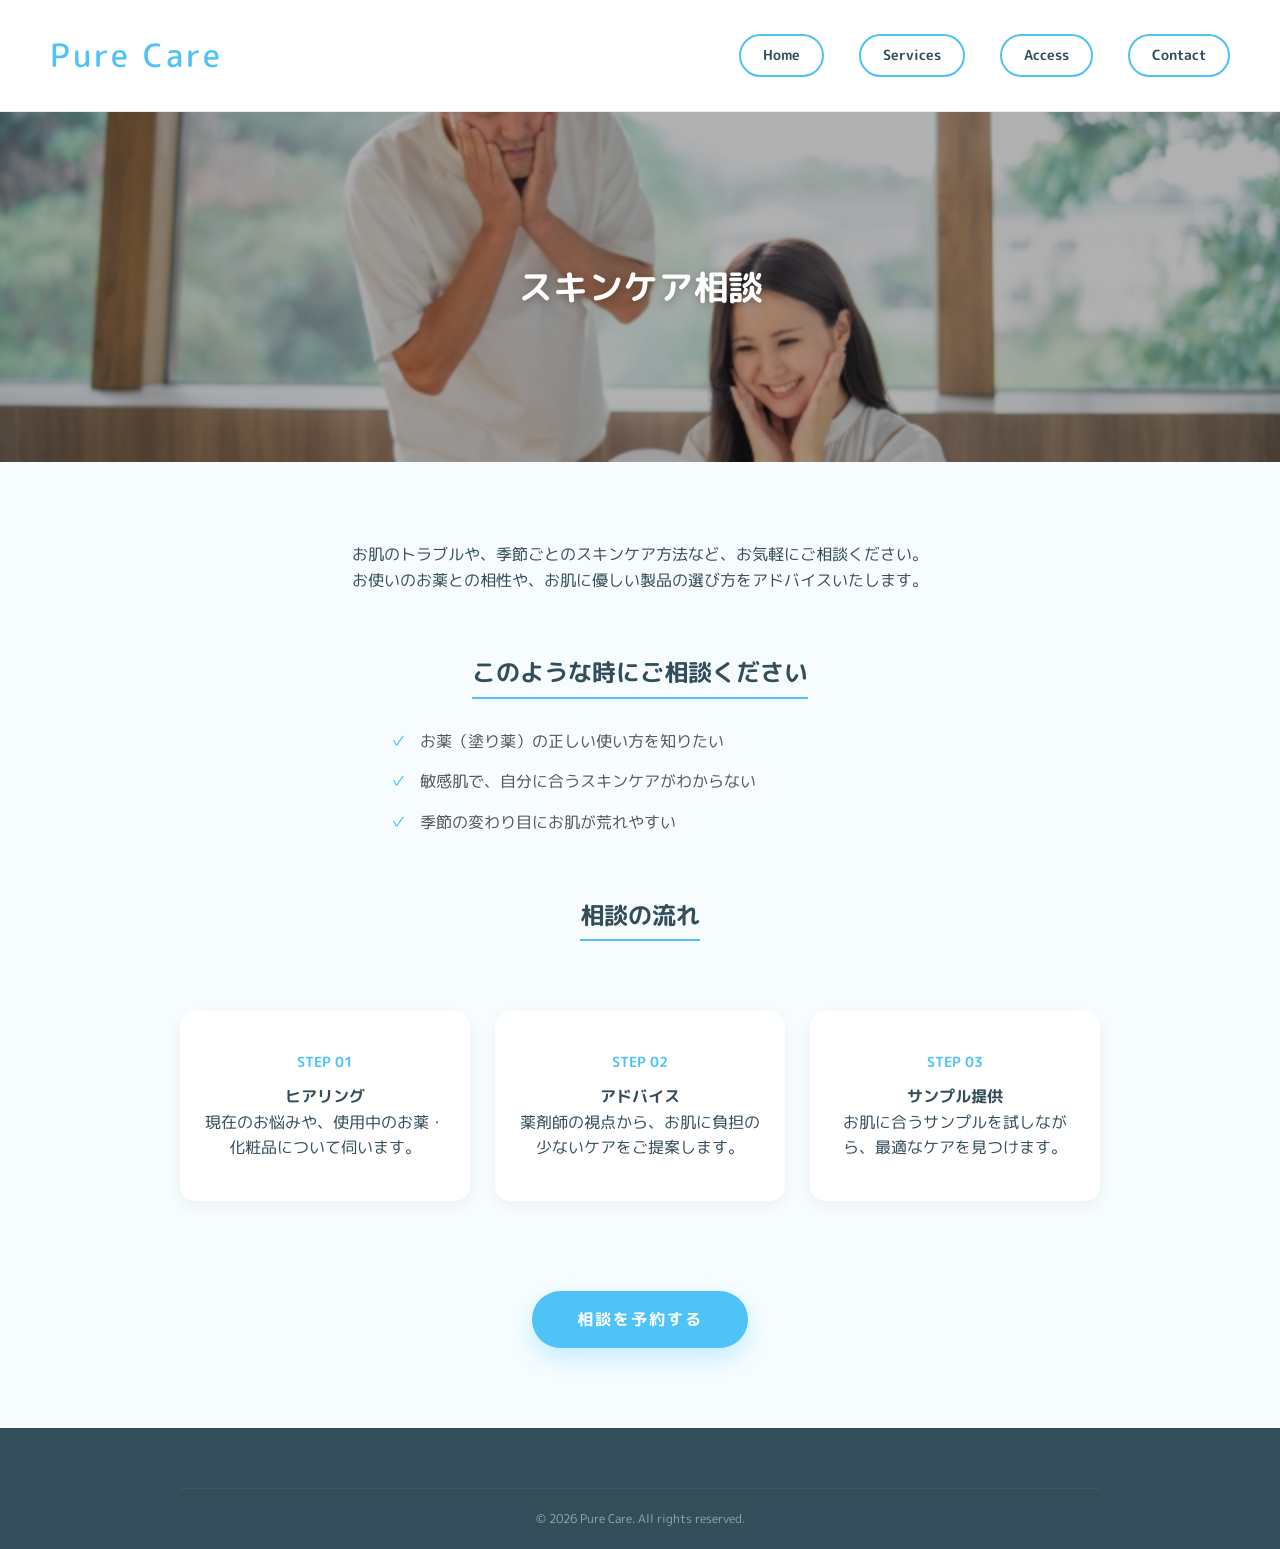
<file: skincare-consultation.html>
<!DOCTYPE html>
<html lang="ja">
<head>
  <meta charset="UTF-8">
  <meta name="viewport" content="width=device-width, initial-scale=1.0">
  <title>スキンケア相談 - Pure Care</title>
  <link rel="stylesheet" href="css/style.css">
  <link href="https://fonts.googleapis.com/css2?family=M+PLUS+Rounded+1c:wght@400;500;700;800&display=swap" rel="stylesheet">
</head>
<body>

  <header class="sub-header">
    <div class="logo">Pure Care</div>
    <nav>
      <ul>
        <li><a href="index.html">Home</a></li>
        <li><a href="index.html#features">Services</a></li>
        <li><a href="store-info.html">Access</a></li>
        <li><a href="contact.html">Contact</a></li>
      </ul>
    </nav>
  </header>

  <main>
    <section class="page-hero">
      <div class="page-hero-img">
        <img src="images/feature3_skincare.jpg" alt="スキンケア相談">
      </div>
      <div class="page-hero-text">
        <h1>スキンケア相談</h1>
      </div>
    </section>

    <section class="page-content">
      <div class="container">
        
        <div class="section-block" style="text-align: center;">
          <p>お肌のトラブルや、季節ごとのスキンケア方法など、お気軽にご相談ください。<br>
          お使いのお薬との相性や、お肌に優しい製品の選び方をアドバイスいたします。</p>
        </div>

        <div class="section-block">
          <h3>このような時にご相談ください</h3>
          <ul class="check-list">
            <li>お薬（塗り薬）の正しい使い方を知りたい</li>
            <li>敏感肌で、自分に合うスキンケアがわからない</li>
            <li>季節の変わり目にお肌が荒れやすい</li>
          </ul>
        </div>

        <div class="section-block">
          <h3>相談の流れ</h3>
          <div class="step-grid">
            <div class="step-card">
              <span class="step-num">STEP 01</span>
              <h4>ヒアリング</h4>
              <p>現在のお悩みや、使用中のお薬・化粧品について伺います。</p>
            </div>
            <div class="step-card">
              <span class="step-num">STEP 02</span>
              <h4>アドバイス</h4>
              <p>薬剤師の視点から、お肌に負担の少ないケアをご提案します。</p>
            </div>
            <div class="step-card">
              <span class="step-num">STEP 03</span>
              <h4>サンプル提供</h4>
              <p>お肌に合うサンプルを試しながら、最適なケアを見つけます。</p>
            </div>
          </div>
        </div>

        <div style="text-align: center; margin-top: 40px;">
          <a href="contact.html" class="hero-btn" style="background:#4fc3f7; border:none;">相談を予約する</a>
        </div>

      </div>
    </section>
  </main>

  <footer>
    <div class="container">
      <p class="copyright">&copy; 2026 Pure Care. All rights reserved.</p>
    </div>
  </footer>
<script src="js/script.js"></script>
</body>
</html>
</file>
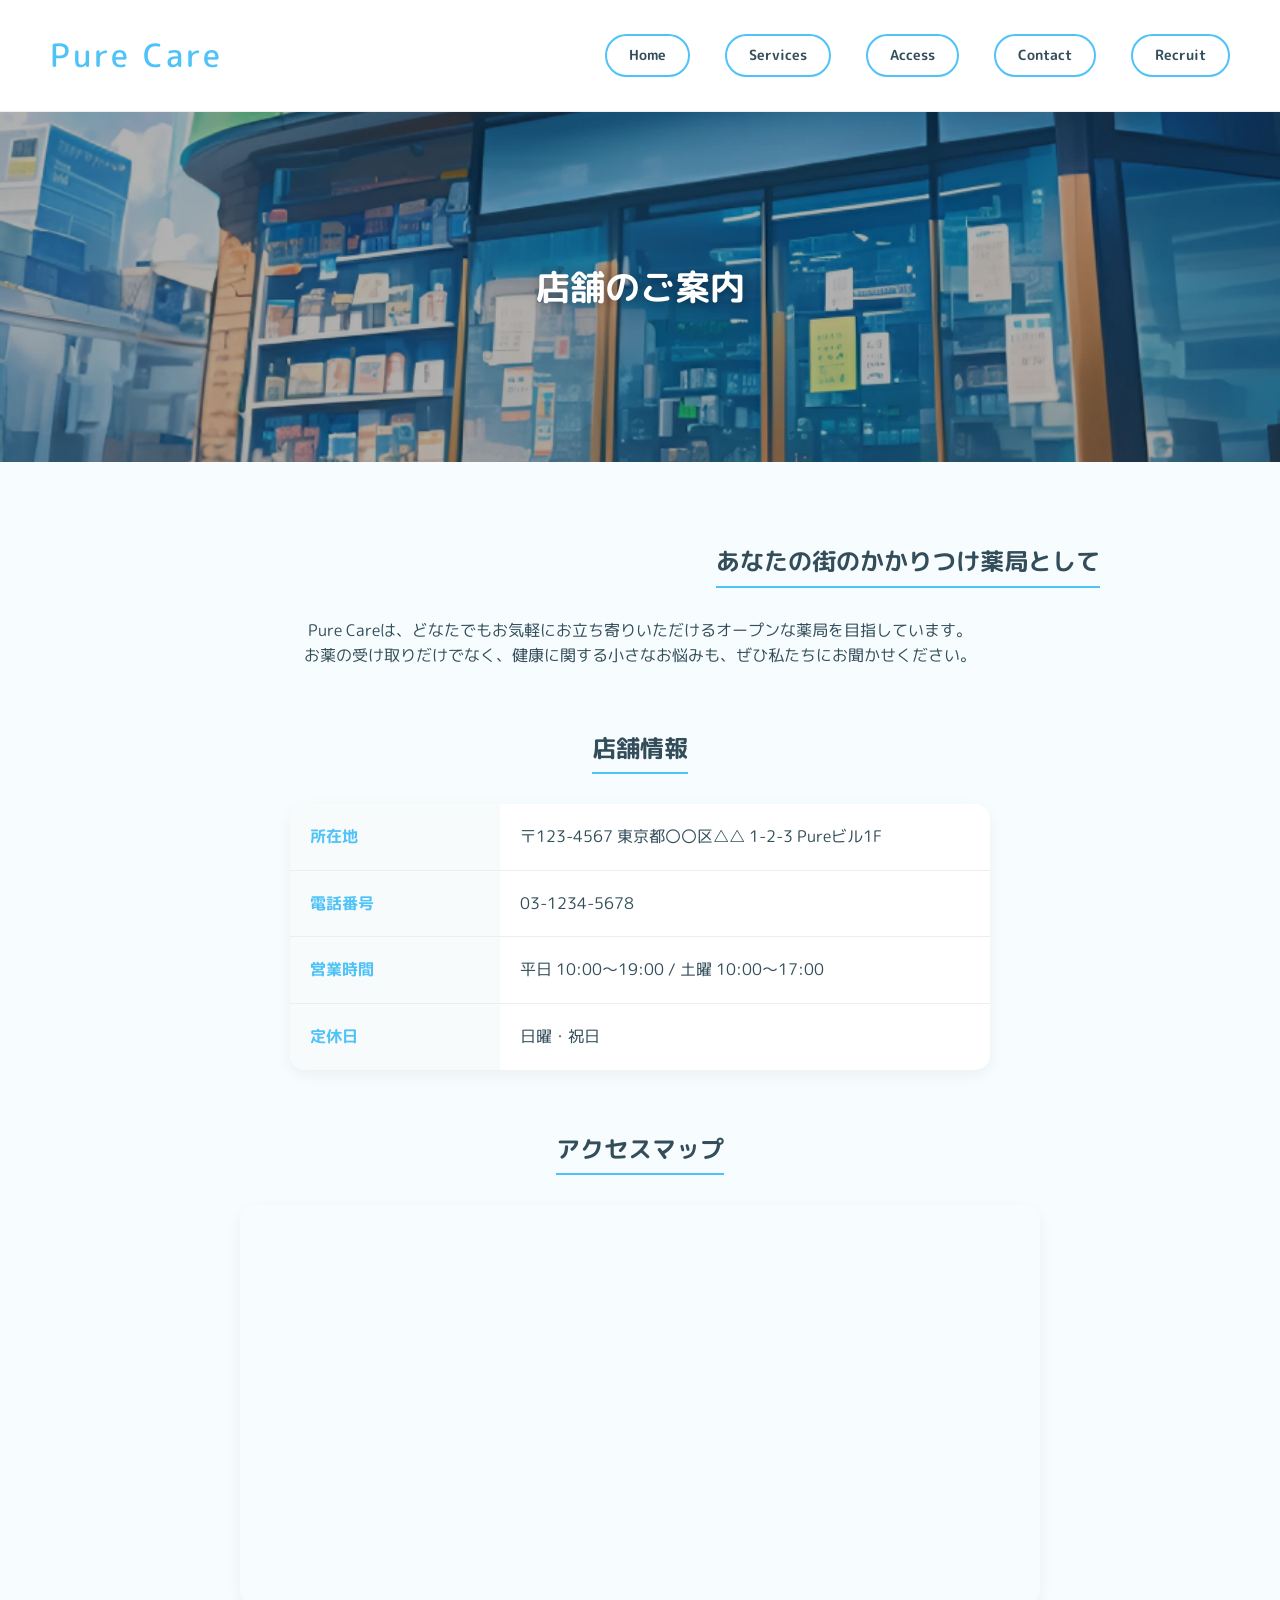
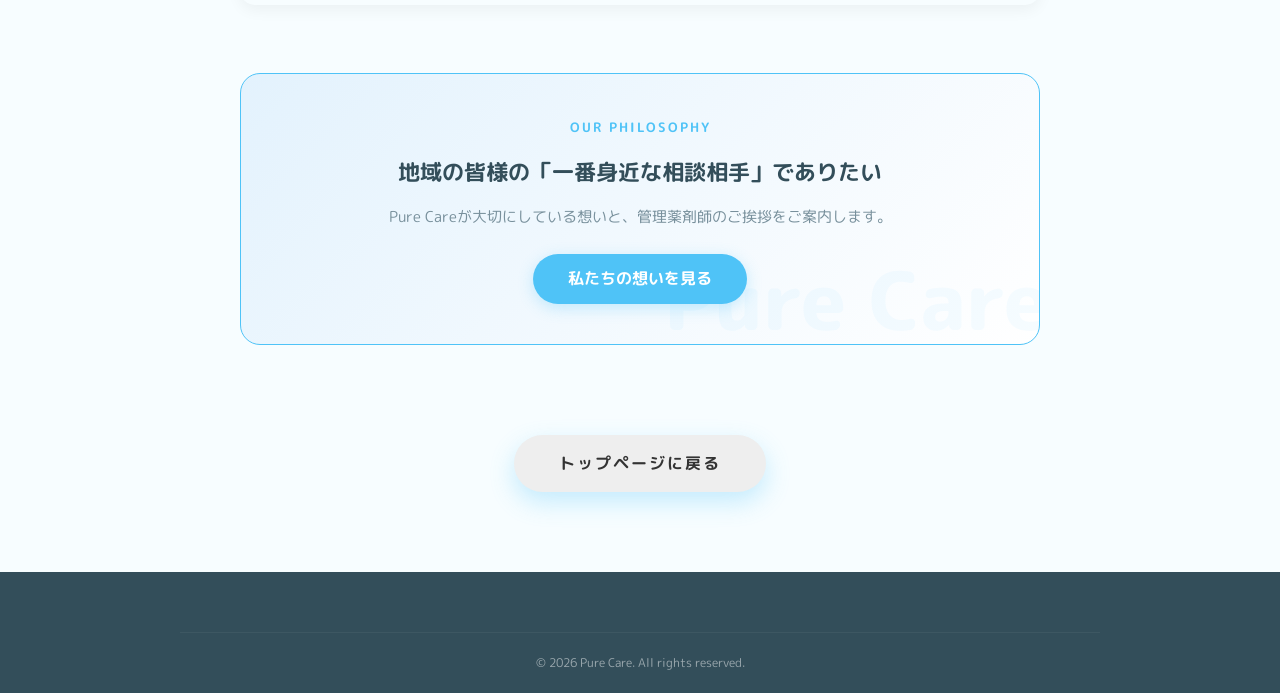
<file: store-info.html>
<!DOCTYPE html>
<html lang="ja">
<head>
  <meta charset="UTF-8">
  <meta name="viewport" content="width=device-width, initial-scale=1.0">
  <title>店舗のご案内 - Pure Care</title>
  <link rel="stylesheet" href="css/style.css">
  <link href="https://fonts.googleapis.com/css2?family=M+PLUS+Rounded+1c:wght@400;500;700;800&display=swap" rel="stylesheet">
</head>
<body>

  <header class="sub-header">
    <div class="logo">Pure Care</div>
    <nav>
      <ul>
        <li><a href="index.html">Home</a></li>
        <li><a href="index.html#features">Services</a></li>
        <li><a href="store-info.html">Access</a></li>
        <li><a href="contact.html">Contact</a></li>
        <li><a href="recruit.html">Recruit</a></li>
      </ul>
    </nav>
  </header>

  <main>
    <section class="page-hero">
      <div class="page-hero-img">
        <img src="images/store_outer.jpg" alt="Pure Care 店舗外観">
      </div>
      <div class="page-hero-text">
        <h1>店舗のご案内</h1>
      </div>
    </section>

    <section class="page-content">
      <div class="container">
        
        <div class="section-block" style="text-align: center;">
          <h3>あなたの街のかかりつけ薬局として</h3>
          <p>Pure Careは、どなたでもお気軽にお立ち寄りいただけるオープンな薬局を目指しています。<br>
          お薬の受け取りだけでなく、健康に関する小さなお悩みも、ぜひ私たちにお聞かせください。</p>
        </div>

        <div class="section-block">
          <h3>店舗情報</h3>
          <div class="info-table-wrapper">
            <table class="info-table">
              <tr>
                <th>所在地</th>
                <td>〒123-4567 東京都〇〇区△△ 1-2-3 Pureビル1F</td>
              </tr>
              <tr>
                <th>電話番号</th>
                <td>03-1234-5678</td>
              </tr>
              <tr>
                <th>営業時間</th>
                <td>平日 10:00〜19:00 / 土曜 10:00〜17:00</td>
              </tr>
              <tr>
                <th>定休日</th>
                <td>日曜・祝日</td>
              </tr>
            </table>
          </div>
        </div>

        <div class="section-block">
          <h3>アクセスマップ</h3>
          <div class="map-container">
            <iframe 
              src="https://www.google.com/maps/embed?pb=!1m18!1m12!1m3!1d3240.8280303808788!2d139.76493611105944!3d35.68123617247347!2m3!1f0!2f0!3f0!3m2!1i1024!2i768!4f13.1!3m3!1m2!1s0x60188bfbd89f700b%3A0x442839150e749e79!2z5p2x5Lqs6aeF!5e0!3m2!1sja!2sjp!4v1710000000000!5m2!1sja!2sjp" 
              width="100%" height="400" style="border:0; border-radius: 15px; box-shadow: 0 5px 15px rgba(0,0,0,0.05);" allowfullscreen="" loading="lazy">
            </iframe>
          </div>
        </div>

        <div class="section-block">
          <div class="concept-banner">
            <div class="banner-content">
              <span class="banner-sub">OUR PHILOSOPHY</span>
              <h3>地域の皆様の「一番身近な相談相手」でありたい</h3>
              <p>Pure Careが大切にしている想いと、管理薬剤師のご挨拶をご案内します。</p>
              <a href="concept.html" class="banner-btn">私たちの想いを見る</a>
            </div>
          </div>
        </div>

        <div style="text-align: center; margin-top: 60px;">
          <a href="index.html" class="hero-btn" style="background:#eee; color:#333; border:none;">トップページに戻る</a>
        </div>

      </div>
    </section>
  </main>

  <footer>
    <div class="container">
      <p class="copyright">© 2026 Pure Care. All rights reserved.</p>
    </div>
  </footer>
<script src="js/script.js"></script>
</body>
</html>
</file>
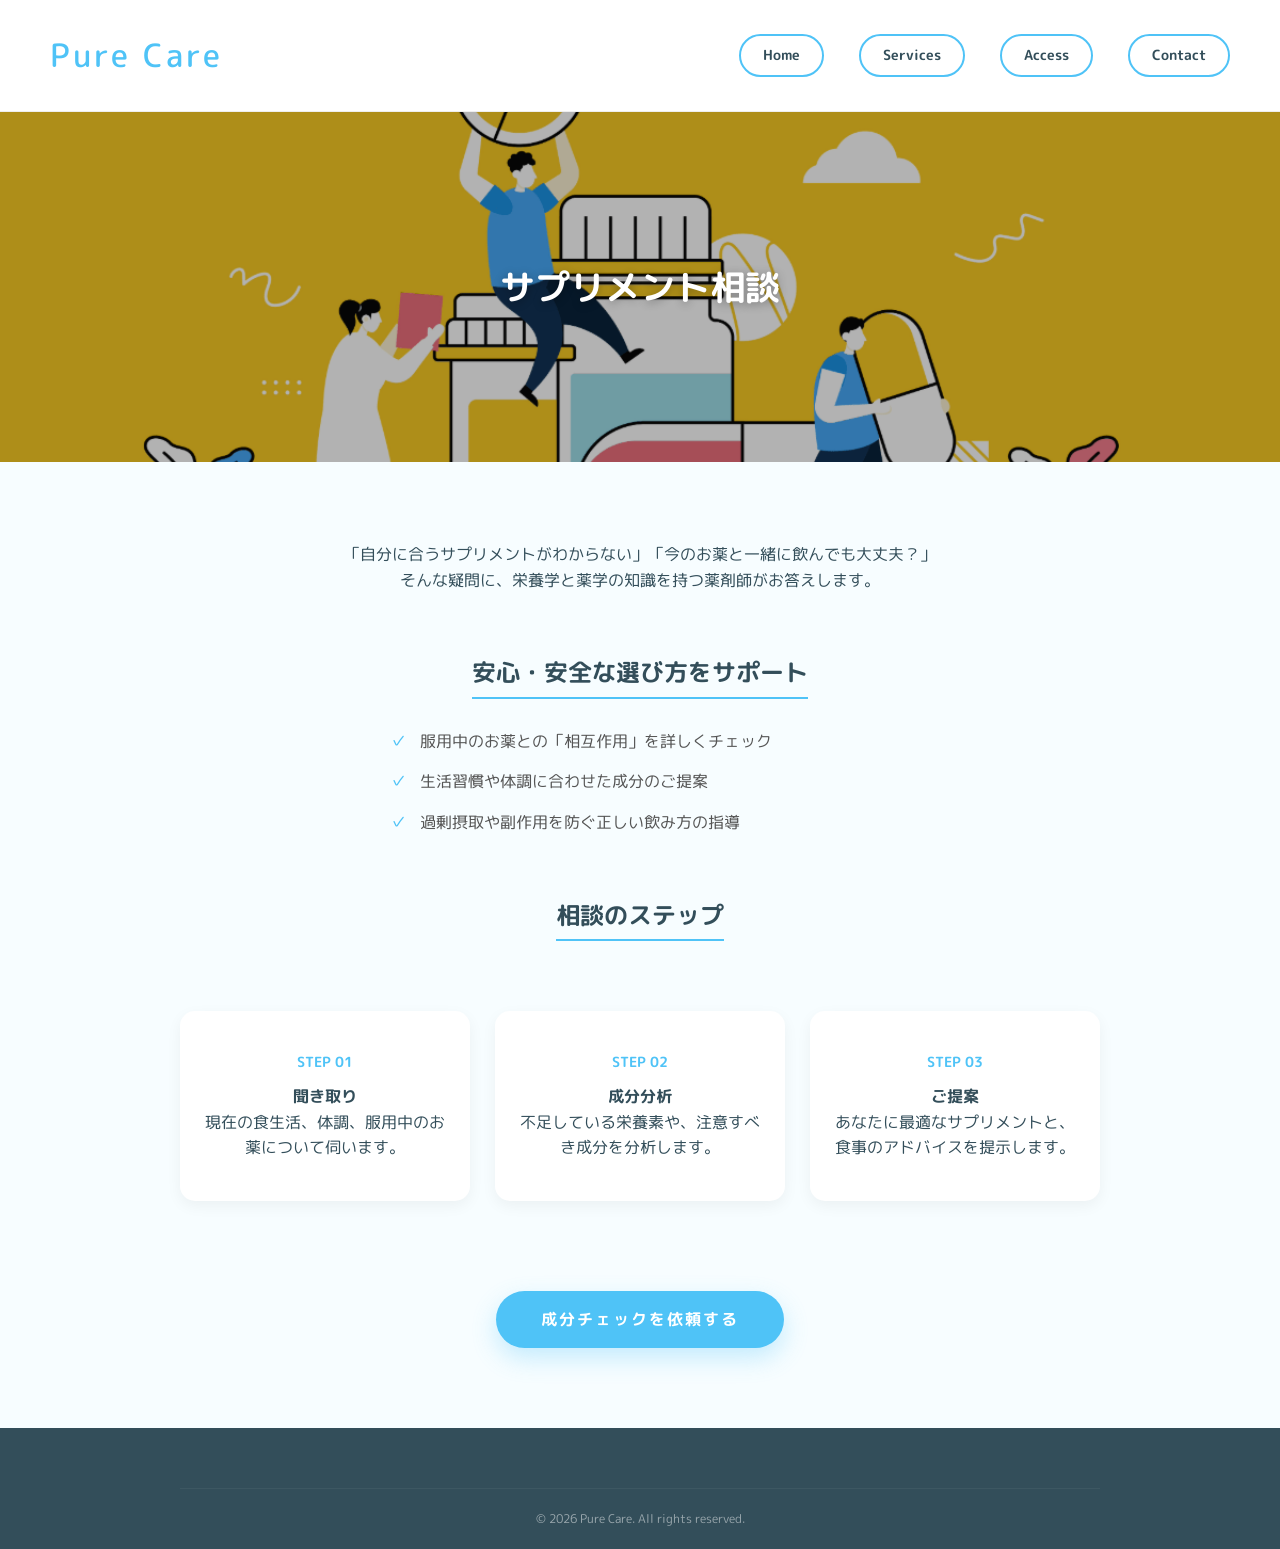
<file: supplement-consultation.html>
<!DOCTYPE html>
<html lang="ja">
<head>
  <meta charset="UTF-8">
  <meta name="viewport" content="width=device-width, initial-scale=1.0">
  <title>サプリメント相談 - Pure Care</title>
  <link rel="stylesheet" href="css/style.css">
  <link href="https://fonts.googleapis.com/css2?family=M+PLUS+Rounded+1c:wght@400;500;700;800&display=swap" rel="stylesheet">
</head>
<body>

  <header class="sub-header">
    <div class="logo">Pure Care</div>
    <nav>
      <ul>
        <li><a href="index.html">Home</a></li>
        <li><a href="index.html#features">Services</a></li>
        <li><a href="store-info.html">Access</a></li>
        <li><a href="contact.html">Contact</a></li>
      </ul>
    </nav>
  </header>

  <main>
    <section class="page-hero">
      <div class="page-hero-img">
        <img src="images/feature5_supplement.jpg" alt="サプリメント相談">
      </div>
      <div class="page-hero-text">
        <h1>サプリメント相談</h1>
      </div>
    </section>

    <section class="page-content">
      <div class="container">
        
        <div class="section-block" style="text-align: center;">
          <p>「自分に合うサプリメントがわからない」「今のお薬と一緒に飲んでも大丈夫？」<br>
          そんな疑問に、栄養学と薬学の知識を持つ薬剤師がお答えします。</p>
        </div>

        <div class="section-block">
          <h3>安心・安全な選び方をサポート</h3>
          <ul class="check-list">
            <li>服用中のお薬との「相互作用」を詳しくチェック</li>
            <li>生活習慣や体調に合わせた成分のご提案</li>
            <li>過剰摂取や副作用を防ぐ正しい飲み方の指導</li>
          </ul>
        </div>

        <div class="section-block">
          <h3>相談のステップ</h3>
          <div class="step-grid">
            <div class="step-card">
              <span class="step-num">STEP 01</span>
              <h4>聞き取り</h4>
              <p>現在の食生活、体調、服用中のお薬について伺います。</p>
            </div>
            <div class="step-card">
              <span class="step-num">STEP 02</span>
              <h4>成分分析</h4>
              <p>不足している栄養素や、注意すべき成分を分析します。</p>
            </div>
            <div class="step-card">
              <span class="step-num">STEP 03</span>
              <h4>ご提案</h4>
              <p>あなたに最適なサプリメントと、食事のアドバイスを提示します。</p>
            </div>
          </div>
        </div>

        <div style="text-align: center; margin-top: 40px;">
          <a href="contact.html" class="hero-btn" style="background:#4fc3f7; border:none;">成分チェックを依頼する</a>
        </div>

      </div>
    </section>
  </main>

  <footer>
    <div class="container">
      <p class="copyright">&copy; 2026 Pure Care. All rights reserved.</p>
    </div>
  </footer>
<script src="js/script.js"></script>
</body>
</html>
</file>
<file: css/style.css>
/* =================================================
   1. 全体設定 (Reset & Base)
================================================= */
html {
  scroll-behavior: smooth;
}

* {
  margin: 0;
  padding: 0;
  box-sizing: border-box;
}

body {
  font-family: 'M PLUS Rounded 1c', sans-serif;
  color: #334e5a;
  background-color: #fff;
  line-height: 1.6;
}

.container {
  max-width: 960px;
  margin: 0 auto;
  padding: 0 20px;
}

/* =================================================
   2. ヘッダー (Navigation)
================================================= */
header {
  display: flex;
  justify-content: space-between;
  align-items: center;
  padding: 30px 50px;
  background: transparent;
  position: absolute;
  width: 100%;
  z-index: 100;
}

.sub-header {
  position: relative;
  background: #fff;
  border-bottom: 1px solid #eee;
}

.logo {
  font-size: 2rem;
  font-weight: 500;
  color: #4fc3f7;
  letter-spacing: 3px;
  text-decoration: none;
}

nav ul {
  display: flex;
  list-style: none;
}

nav ul li {
  margin-left: 20px;
  font-size: 0.9rem;
  color: #fff;
}

.sub-header .logo { 
  color: #4fc3f7; 
}

.sub-header nav ul li a { 
  color: #334e5a; 
  text-decoration: none; 
}
/* --- ナビゲーションメニューをボタン風に調整 --- */
header nav ul {
  display: flex;
  gap: 15px; /* ボタン同士の間隔 */
  list-style: none;
}

header nav ul li a {
  display: inline-block;
  padding: 8px 22px;
  border: 2px solid #4fc3f7;   /* 清潔感のある水色の枠 */
  border-radius: 25px;         /* 角を丸くして優しさを出す */
  color: #4fc3f7;              /* 文字色も枠に合わせる */
  text-decoration: none;
  font-weight: 700;
  font-size: 0.9rem;
  transition: all 0.3s ease;
  background-color: rgba(255, 255, 255, 0.7); /* 背景を少し白くして写真に埋もれないように */
}

/* マウスを乗せた（ホバー）時の動き */
header nav ul li a:hover {
  background-color: #4fc3f7;   /* 背景を水色で塗りつぶし */
  color: #fff;                 /* 文字を白抜きに */
  transform: translateY(-2px); /* ほんの少し浮き上がらせる */
  box-shadow: 0 4px 10px rgba(79, 195, 247, 0.3);
}

/* 現在表示しているページのメニューを強調する場合（もしactiveクラスを使っていれば） */
header nav ul li a.active {
  background-color: #4fc3f7;
  color: #fff;
}

/* =================================================
   3. メインビジュアル (Hero Section)
================================================= */
.hero-slider {
  position: relative;
  width: 100%;
  height: 60vh; 
  overflow: hidden;
}

.slideshow::after {
  content: "";
  position: absolute;
  top: 0;
  left: 0;
  width: 100%;
  height: 100%;
  background: rgba(0, 0, 0, 0.2);
  z-index: 5;
}

.slide {
  position: absolute;
  width: 100%;
  height: 100%;
  background-size: cover;
  background-position: center 20%;
  opacity: 0;
  animation: slideAnime 15s infinite;
}

.s1 { background-image: url('../images/hero1.jpg'); animation-delay: 0s; }
.s2 { background-image: url('../images/hero2.jpg'); animation-delay: 5s; }
.s3 { background-image: url('../images/hero3.jpg'); animation-delay: 10s; }

@keyframes slideAnime {
  0% { opacity: 0; }
  10% { opacity: 1; }
  33% { opacity: 1; }
  43% { opacity: 0; }
  100% { opacity: 0; }
}

.hero-text {
  position: absolute;
  top: 55%;
  left: 50%;
  transform: translate(-50%, -50%);
  z-index: 10;
  text-align: center;
  color: #fff;
  width: 100%;
  text-shadow: 0 2px 10px rgba(0, 0, 0, 0.3);
}

.hero-text h1 {
  font-size: 3rem;
  font-weight: 500;
  letter-spacing: 5px;
  line-height: 1.4;
}

.hero-btn {
  display: inline-block;
  margin-top: 30px;
  padding: 16px 45px;
  background-color: #4fc3f7; 
  color: #fff;               
  text-decoration: none;
  font-size: 1rem;
  font-weight: 700;
  letter-spacing: 2px;
  border-radius: 50px;
  box-shadow: 0 10px 25px rgba(79, 195, 247, 0.3);
  transition: all 0.3s ease;
  border: none;
}

.hero-btn:hover {
  background-color: #03a9f4; 
  transform: translateY(-3px); 
  box-shadow: 0 15px 30px rgba(79, 195, 247, 0.4);
}
/* =================================================
   4. お知らせ (News)
================================================= */
.news {
  padding: 80px 0;
  background-color: #fff;
}

.news-header {
  text-align: center;
  margin-bottom: 50px;
}

.sub-title {
  display: block;
  font-size: 0.8rem;
  color: #4fc3f7;
  letter-spacing: 4px;
  margin-bottom: 10px;
}

.news h2 {
  font-size: 1.6rem;
  font-weight: 500;
}

.news-list {
  list-style: none;
  border-top: 1px solid #eee;
}

.news-list li {
  border-bottom: 1px solid #eee;
}

.news-list a {
  display: flex;
  align-items: center;
  padding: 15px 10px;
  text-decoration: none;
  color: #334e5a;
  transition: background 0.3s;
}

.news-list a:hover {
  background-color: #fcfcfc;
}

.date {
  font-size: 0.85rem;
  color: #999;
  width: 110px;
}

.category {
  font-size: 0.65rem;
  color: #fff;
  background: #4fc3f7;
  padding: 2px 8px;
  border-radius: 3px;
  margin-right: 20px;
  min-width: 70px;
  text-align: center;
}

.title {
  font-size: 0.95rem;
  flex: 1;
}

.news-footer {
  text-align: center;
  margin-top: 30px;
}

.view-more {
  display: inline-block;
  font-size: 0.85rem;
  color: #334e5a;
  text-decoration: none;
  border-bottom: 1px solid #4fc3f7;
  padding-bottom: 3px;
}

/* =================================================
   5. 一番身近な相談相手 (Features)
================================================= */
.features {
  padding: 80px 0;
  background-color: #fcfcfc;
}

.features-header {
  text-align: center;
  margin-bottom: 50px;
}

.features-header p {
  color: #888;
  font-size: 0.9rem;
  margin-top: 10px;
}

.feature-grid {
  display: grid;
  grid-template-columns: repeat(3, 1fr);
  gap: 20px;
}

.feature-card {
  display: flex;
  flex-direction: column;
  background: #fff;
  border-radius: 12px;
  overflow: hidden;
  box-shadow: 0 4px 15px rgba(0,0,0,0.05);
  transition: transform 0.3s, box-shadow 0.3s;
  border: 1px solid #e0e0e0;
  text-decoration: none;
  color: inherit;
}

.feature-card:hover {
  transform: translateY(-5px);
  box-shadow: 0 8px 25px rgba(0,0,0,0.1);
}

.feature-img {
  width: 100%;
  height: 150px;
  overflow: hidden;
}

.feature-img img {
  width: 100%;
  height: 100%;
  object-fit: cover;
}

.feature-info {
  padding: 15px 10px;
  text-align: center;
  background: #f8fbfc;
  flex-grow: 1;
  display: flex;
  align-items: center;
  justify-content: center;
}

.feature-info h3 {
  font-size: 1rem;
  color: #2c3e50;
  font-weight: 600;
  letter-spacing: 0.05em;
  line-height: 1.3;
}

/* =================================================
   6. よくあるご質問 (FAQ)
================================================= */
.faq {
  padding: 80px 0;
  background-color: #fff;
}

.faq-list {
  max-width: 800px;
  margin: 0 auto;
}

.faq-item {
  margin-bottom: 15px;
  border-radius: 12px;
  overflow: hidden;
  box-shadow: 0 3px 10px rgba(0,0,0,0.03);
  transition: all 0.3s ease;
  border: 1px solid #f0f0f0;
}

.faq-item summary::-webkit-details-marker { display: none; }
.faq-item summary {
  display: block; 
  padding: 22px 30px;
  background-color: #f8fbfc;
  font-weight: 700;
  color: #334e5a;
  cursor: pointer;
  position: relative;
  outline: none;
  list-style: none;
}

.faq-item summary::before,
.faq-item summary::after {
  content: "";
  position: absolute;
  right: 25px;
  top: 50%;
  width: 14px;
  height: 2px;
  background-color: #4fc3f7;
  border-radius: 10px;
  transition: 0.3s ease-in-out;
}

.faq-item summary::after { transform: translateY(-50%) rotate(90deg); }
.faq-item summary::before { transform: translateY(-50%); }

.faq-item[open] summary::before { background-color: #ff7043; transform: translateY(-50%) rotate(180deg); }
.faq-item[open] summary::after { background-color: #ff7043; opacity: 0; }

.faq-answer {
  padding: 20px 30px 30px;
  background-color: #fff;
  line-height: 1.8;
  color: #555;
  font-size: 0.95rem;
}

/* =================================================
   7. 詳細ページ共通 (Sub Pages)
================================================= */
.page-hero {
  position: relative;
  height: 350px;
  overflow: hidden;
  display: flex;
  align-items: center;
  justify-content: center;
}

.page-hero-img { 
  position: absolute; 
  top: 0; 
  left: 0; 
  width: 100%; 
  height: 100%; 
}

.page-hero-img img { 
  width: 100%; 
  height: 100%; 
  object-fit: cover; 
  filter: brightness(0.7); 
}

.page-hero-text { 
  position: relative; 
  z-index: 2; 
  text-align: center; 
  color: #fff; 
}

.page-hero-text h1 { 
  font-size: 2.2rem; 
  font-weight: 700; 
  text-shadow: 0 2px 10px rgba(0,0,0,0.3); 
}

.page-content { 
  padding: 80px 0; 
  background-color: #f7fdff; 
}

.section-block { 
  margin-bottom: 60px; 
}

.section-block h3 {
  font-size: 1.5rem; 
  color: #334e5a; 
  margin-bottom: 30px; 
  text-align: center;
  border-bottom: 2px solid #4fc3f7; 
  display: inline-block;
  position: relative; 
  left: 50%; 
  transform: translateX(-50%); 
  padding-bottom: 5px;
}

.step-grid { 
  display: grid; 
  grid-template-columns: repeat(3, 1fr); 
  gap: 25px; 
  margin-top: 40px; 
}

.step-card {
  background: #fff; 
  padding: 40px 20px; 
  border-radius: 15px;
  text-align: center; 
  box-shadow: 0 5px 15px rgba(0,0,0,0.05);
}

.step-num { 
  font-size: 0.9rem; 
  color: #4fc3f7; 
  font-weight: bold; 
  display: block; 
  margin-bottom: 10px; 
}

.check-list { 
  list-style: none; 
  max-width: 500px; 
  margin: 0 auto; 
}

.check-list li { 
  position: relative; 
  padding-left: 30px; 
  margin-bottom: 15px; 
  color: #555; 
}

.check-list li::before { 
  content: "✓"; 
  position: absolute; 
  left: 0; 
  color: #4fc3f7; 
  font-weight: bold; 
}

/* =================================================
   8. 店舗案内専用 (Store Info)
================================================= */
.info-table-wrapper {
  max-width: 700px;
  margin: 0 auto;
  background: #fff;
  border-radius: 15px;
  overflow: hidden;
  box-shadow: 0 5px 15px rgba(0,0,0,0.05);
}

.info-table {
  width: 100%;
  border-collapse: collapse;
}

.info-table th, .info-table td {
  padding: 20px;
  border-bottom: 1px solid #eee;
  text-align: left;
}

.info-table th {
  background-color: #f8fbfc;
  color: #4fc3f7;
  width: 30%;
  font-weight: 700;
}

.info-table tr:last-child th, .info-table tr:last-child td {
  border-bottom: none;
}

.map-container {
  max-width: 800px;
  margin: 0 auto;
}

/* コンセプトバナー（バグ修正） */
.concept-banner {
  background: linear-gradient(135deg, #e3f2fd 0%, #ffffff 100%);
  padding: 40px;
  border-radius: 20px;
  border: 1px solid #4fc3f7;
  text-align: center;
  margin: 40px auto;
  max-width: 800px;
  position: relative;
  overflow: hidden;
}

.concept-banner::before {
  content: "Pure Care";
  position: absolute;
  bottom: -20px;
  right: -10px;
  font-size: 5rem;
  font-weight: 800;
  color: rgba(79, 195, 247, 0.05);
  z-index: 1;
}

.banner-content {
  position: relative;
  z-index: 2;
}

.banner-sub {
  color: #4fc3f7;
  font-size: 0.8rem;
  font-weight: 700;
  letter-spacing: 2px;
}

/* ⬇️ここが最重要！バナーの中の見出し位置のズレを打ち消す設定を追加 */
.concept-banner h3 {
  margin: 15px 0;
  color: #334e5a;
  font-size: 1.4rem;
  border-bottom: none;     /* 下線を消す */
  display: block;          /* 幅いっぱいに広げる */
  position: static;        /* 特殊な位置指定を解除 */
  transform: none;         /* 横ずれ用の設定をリセット */
  padding-bottom: 0;
}

.concept-banner p {
  font-size: 0.95rem;
  color: #78909c;
  margin-bottom: 25px;
}

.banner-btn {
  display: inline-block;
  background-color: #4fc3f7;
  color: #fff;
  padding: 12px 35px;
  border-radius: 50px;
  text-decoration: none;
  font-weight: 700;
  box-shadow: 0 4px 15px rgba(79, 195, 247, 0.3);
  transition: all 0.3s;
}

.banner-btn:hover {
  background-color: #03a9f4;
  transform: translateY(-2px);
  box-shadow: 0 6px 20px rgba(79, 195, 247, 0.4);
}

/* =================================================
   9. 私たちの想い専用 (Interview)
================================================= */
.interview-section {
  background: #fff;
  padding: 40px;
  border-radius: 20px;
  margin-bottom: 60px;
}

.interview-header h2 {
  font-size: 2rem;
  color: #334e5a;
  text-align: center;
  margin-bottom: 50px;
  line-height: 1.5;
}

.interview-content {
  display: flex;
  gap: 40px;
  align-items: flex-start;
}

.interview-image {
  flex: 1;
}

.interview-image img {
  width: 100%;
  border-radius: 20px;
  box-shadow: 0 10px 30px rgba(0,0,0,0.1);
}

.interview-text {
  flex: 1.5;
}

.interview-text .highlight {
  font-size: 1.3rem;
  font-weight: 700;
  color: #4fc3f7;
  margin-bottom: 20px;
  border-left: 4px solid #4fc3f7;
  padding-left: 15px;
}

.interview-text p {
  margin-bottom: 20px;
  color: #546e7a;
}

.profile-block {
  background: #f8fbfc;
  padding: 40px;
  border-radius: 20px;
  max-width: 800px;
  margin: 0 auto;
}

.profile-block h3 {
  color: #334e5a;
  margin-bottom: 20px;
}

.profile-block .name {
  font-size: 1.2rem;
  font-weight: 700;
  margin-bottom: 10px;
}

.profile-block .name span {
  font-size: 0.9rem;
  font-weight: 400;
  color: #999;
}

/* =================================================
   10. フッター (Footer)
================================================= */
footer {
  background-color: #334e5a;
  color: #fff;
  padding: 60px 0 20px;
}

.footer-content {
  display: flex;
  justify-content: space-between;
  align-items: flex-start;
  margin-bottom: 40px;
}

.footer-left .logo { 
  color: #fff; 
  margin-bottom: 10px; 
}

.footer-left p { 
  font-size: 0.85rem; 
  opacity: 0.8; 
}

.footer-nav ul { 
  display: flex; 
  list-style: none; 
  gap: 30px; 
}

.footer-nav a { 
  color: #fff; 
  text-decoration: none; 
  font-size: 0.9rem; 
}

.copyright {
  text-align: center;
  font-size: 0.75rem;
  opacity: 0.5;
  border-top: 1px solid rgba(255,255,255,0.1);
  padding-top: 20px;
}

/* =================================================
   11. レスポンシブ (Media Queries)
================================================= */
@media (max-width: 960px) {
  header { padding: 20px; flex-direction: column; gap: 15px; }
  .feature-grid { grid-template-columns: repeat(3, 1fr) !important; gap: 10px; }
  .hero-text h1 { font-size: 1.8rem !important; }
}

@media (max-width: 768px) {
  .step-grid { grid-template-columns: 1fr; }
  .interview-content { flex-direction: column; }
}

@media (max-width: 600px) {
  .info-table th, .info-table td {
    display: block;
    width: 100%;
  }
  .info-table th {
    padding-bottom: 5px;
    background: #fff;
  }
}
/* =================================================
   12. 私たちの想いページ (Concept / Interview) ブラッシュアップ
================================================= */
.page-content.concept-bg {
  background: linear-gradient(to bottom, #f7fdff 0%, #ffffff 100%);
}

.interview-section {
  background: #fff;
  padding: 60px;
  border-radius: 30px;
  margin-bottom: 80px;
  box-shadow: 0 20px 40px rgba(79, 195, 247, 0.05); 
  position: relative;
}

.interview-header {
  margin-bottom: 60px;
}

.interview-header h2 {
  font-size: 2.2rem;
  color: #334e5a;
  text-align: center;
  line-height: 1.8;
  font-weight: 700;
  letter-spacing: 0.15em; 
}

.interview-content {
  display: flex;
  gap: 60px;
  align-items: center; 
}

.interview-image {
  flex: 1;
  position: relative;
  z-index: 1;
}

.interview-image::after {
  content: "";
  position: absolute;
  top: 20px;
  left: -20px;
  width: 100%;
  height: 100%;
  border: 2px solid #4fc3f7;
  border-radius: 20px;
  z-index: -1;
}

.interview-image img {
  width: 100%;
  border-radius: 20px;
  display: block;
  box-shadow: 0 10px 30px rgba(0,0,0,0.1);
}

.interview-text {
  flex: 1.2;
}

.interview-text .highlight {
  font-size: 1.5rem;
  font-weight: 800;
  color: #4fc3f7;
  margin-bottom: 30px;
  line-height: 1.6;
  border-left: 6px solid #4fc3f7; 
  padding-left: 20px;
}

.interview-text p {
  margin-bottom: 25px;
  color: #546e7a;
  font-size: 1.05rem;
  text-align: justify; 
  line-height: 1.9;    
}

.profile-block {
  background: #f8fbfc;
  padding: 30px 40px;
  border-radius: 20px;
  border-left: 4px solid #4fc3f7;
  max-width: 800px;
  margin: 40px auto 0;
}

@media (max-width: 768px) {
  .interview-section {
    padding: 30px 20px;
  }
  .interview-header h2 {
    font-size: 1.5rem;
  }
  .interview-content {
    flex-direction: column; 
    gap: 40px;
  }
  .interview-image::after {
    display: none; 
  }
  .interview-text .highlight {
    font-size: 1.2rem;
  }
}
/* =================================================
   13. お問い合わせフォーム (Contact Form)
================================================= */
.contact-form-wrapper {
  max-width: 700px;
  margin: 0 auto;
  background: #fff;
  padding: 40px;
  border-radius: 20px;
  box-shadow: 0 10px 30px rgba(0,0,0,0.05);
}

.form-group {
  margin-bottom: 25px;
}

.form-group label {
  display: block;
  font-weight: 700;
  margin-bottom: 8px;
  color: #334e5a;
  font-size: 0.95rem;
}

.required {
  background: #ff7043;
  color: #fff;
  font-size: 0.7rem;
  padding: 2px 6px;
  border-radius: 4px;
  margin-left: 8px;
  vertical-align: middle;
}

.contact-form input[type="text"],
.contact-form input[type="email"],
.contact-form select,
.contact-form textarea {
  width: 100%;
  padding: 15px;
  border: 1px solid #e0e0e0;
  border-radius: 12px;
  font-family: inherit;
  font-size: 1rem;
  background: #fcfcfc;
  transition: all 0.3s;
}

.contact-form input:focus,
.contact-form select:focus,
.contact-form textarea:focus {
  outline: none;
  border-color: #4fc3f7;
  background: #fff;
  box-shadow: 0 0 0 4px rgba(79, 195, 247, 0.1);
}

/* =================================================
   14. レスポンシブ追加設定 (Media Queries)
================================================= */
@media (max-width: 960px) {
  header {
    padding: 15px 20px; 
  }

  .logo {
    font-size: 1.5rem; 
    letter-spacing: 1px;
  }

  header nav ul {
    gap: 8px; 
  }

  header nav ul li a {
    padding: 6px 12px; 
    font-size: 0.8rem;  
  }
}

@media (max-width: 600px) {
  header {
    flex-direction: column; 
    gap: 8px;
    padding: 10px 5px;      
  }

  .logo {
    font-size: 1.2rem;      
  }

  header nav ul {
    gap: 4px;               
    justify-content: center;
    width: 100%;            
  }

  header nav ul li {
    margin-left: 0;         
  }

  header nav ul li a {
    padding: 4px 8px;       
    font-size: 0.65rem;     
    letter-spacing: 0;      
  }

  .hero-text h1 {
    font-size: 1.4rem !important;
  }

  footer .footer-content {
    flex-direction: column; 
    align-items: center;
    text-align: center;
    gap: 30px;
  }

  .footer-nav ul {
    flex-wrap: wrap;        
    justify-content: center; 
    gap: 15px 20px;         
  }

  .footer-nav a {
    font-size: 0.8rem;      
    display: block;
    padding: 5px;           
  }
}

.fade-up {
  opacity: 0;
  transform: translateY(30px);
  transition: opacity 1.2s ease, transform 1.2s ease;
}

.fade-up.is-show {
  opacity: 1;
  transform: translateY(0);
}
</file>
